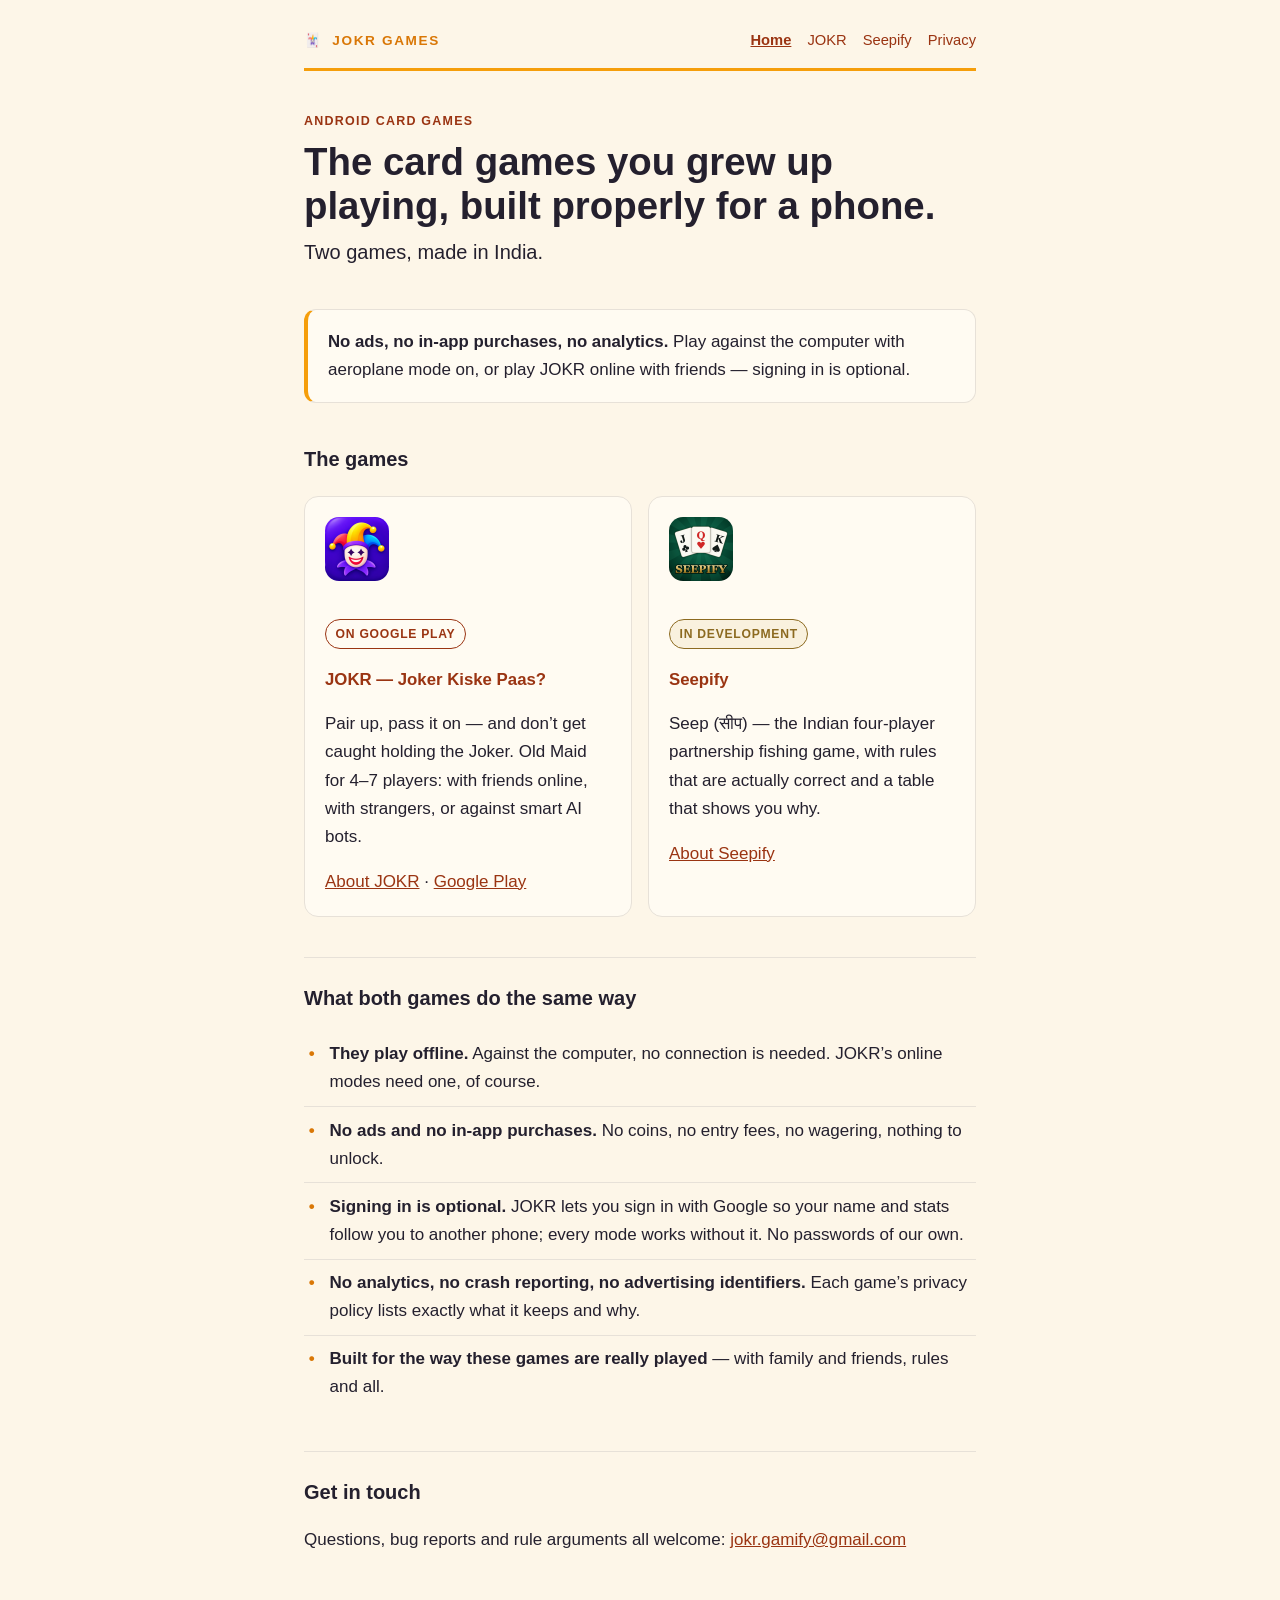
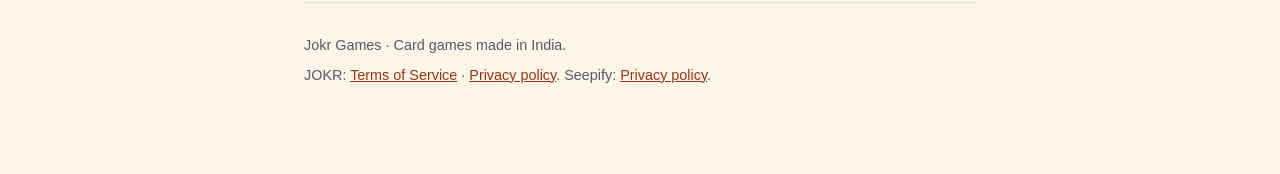
<file: index.html>
<!DOCTYPE html>
<!--
  Jokr Games — the hub page. Hand-written, no build step; see styles.css.
  Served from GitHub Pages at https://jokrgames.github.io/jokr/ , which is a
  SUBPATH, so every href and src here is relative. The only absolute URLs are
  rel=canonical and og:image, which scrapers will not resolve otherwise.
-->
<html lang="en">
<head>
<meta charset="utf-8">
<meta name="viewport" content="width=device-width, initial-scale=1">
<title>Jokr Games — card games for one phone</title>
<meta name="description" content="Two Android card games made in India: JOKR (Joker Kiske Paas?) and Seepify. No ads, no in-app purchases, no analytics.">
<link rel="canonical" href="https://jokrgames.github.io/jokr/">
<link rel="stylesheet" href="styles.css">
<link rel="icon" type="image/png" sizes="32x32" href="favicon-32.png">
<link rel="apple-touch-icon" href="favicon-180.png">
<meta name="theme-color" content="#FDF6E8" media="(prefers-color-scheme: light)">
<meta name="theme-color" content="#15122f" media="(prefers-color-scheme: dark)">
<meta property="og:type" content="website">
<meta property="og:site_name" content="Jokr Games">
<meta property="og:title" content="Jokr Games — card games for one phone">
<meta property="og:description" content="Two Android card games made in India: JOKR (Joker Kiske Paas?) and Seepify.">
<meta property="og:url" content="https://jokrgames.github.io/jokr/">
<meta property="og:image" content="https://jokrgames.github.io/jokr/assets/og/og-home.jpg">
<meta property="og:image:width" content="1200">
<meta property="og:image:height" content="630">
<meta name="twitter:card" content="summary_large_image">
</head>
<body>
<div class="wrap">

<header class="site-head">
  <a class="brand" href="index.html"><span aria-hidden="true">&#127183;</span> Jokr Games</a>
  <nav class="nav" aria-label="Site">
    <a href="index.html" aria-current="page">Home</a>
    <a href="jokr.html">JOKR</a>
    <a href="seepify.html">Seepify</a>
    <a href="privacy-policy.html">Privacy</a>
  </nav>
</header>

<div class="hero">
  <p class="kicker">Android card games</p>
  <h1>The card games you grew up playing, built properly for a phone.</h1>
  <p class="tagline">Two games, made in India.</p>
</div>

<p class="lede"><strong>No ads, no in-app purchases, no analytics.</strong>
Play against the computer with aeroplane mode on, or play JOKR online with
friends &mdash; signing in is optional.</p>

<h2>The games</h2>
<div class="cards">

  <div class="card">
    <img class="card-icon" src="assets/jokr/icon-256.png" width="64" height="64"
         alt="The JOKR app icon: a grinning joker on a playing card.">
    <p><span class="badge">On Google Play</span></p>
    <h3><a href="jokr.html">JOKR &mdash; Joker Kiske Paas?</a></h3>
    <p>Pair up, pass it on &mdash; and don&rsquo;t get caught holding the Joker.
    Old Maid for 4&ndash;7 players: with friends online, with strangers, or
    against smart AI bots.</p>
    <p><a href="jokr.html">About JOKR</a> &middot;
       <a href="https://play.google.com/store/apps/details?id=in.jokr.jokerkiskepaas">Google Play</a></p>
  </div>

  <div class="card">
    <img class="card-icon" src="assets/seepify/icon-256.png" width="64" height="64"
         alt="The Seepify app icon: three cards on green felt under a gold wordmark.">
    <p><span class="badge badge-wip">In development</span></p>
    <h3><a href="seepify.html">Seepify</a></h3>
    <p>Seep (&#2360;&#2368;&#2346;) &mdash; the Indian four-player partnership
    fishing game, with rules that are actually correct and a table that shows
    you why.</p>
    <p><a href="seepify.html">About Seepify</a></p>
  </div>

</div>

<h2>What both games do the same way</h2>
<ul class="feature">
  <li><strong>They play offline.</strong> Against the computer, no connection is
    needed. JOKR&rsquo;s online modes need one, of course.</li>
  <li><strong>No ads and no in-app purchases.</strong> No coins, no entry fees,
    no wagering, nothing to unlock.</li>
  <li><strong>Signing in is optional.</strong> JOKR lets you sign in with Google
    so your name and stats follow you to another phone; every mode works
    without it. No passwords of our own.</li>
  <li><strong>No analytics, no crash reporting, no advertising
    identifiers.</strong> Each game&rsquo;s privacy policy lists exactly what it
    keeps and why.</li>
  <li><strong>Built for the way these games are really played</strong> &mdash;
    with family and friends, rules and all.</li>
</ul>

<h2>Get in touch</h2>
<p>Questions, bug reports and rule arguments all welcome:
<a href="mailto:jokr.gamify@gmail.com">jokr.gamify@gmail.com</a></p>

<footer>
  <p>Jokr Games &middot; Card games made in India.</p>
  <p>JOKR: <a href="terms.html">Terms of Service</a> &middot;
     <a href="privacy-policy.html">Privacy policy</a>.
     Seepify: <a href="seepify-privacy.html">Privacy policy</a>.</p>
</footer>

</div>
</body>
</html>
</file>
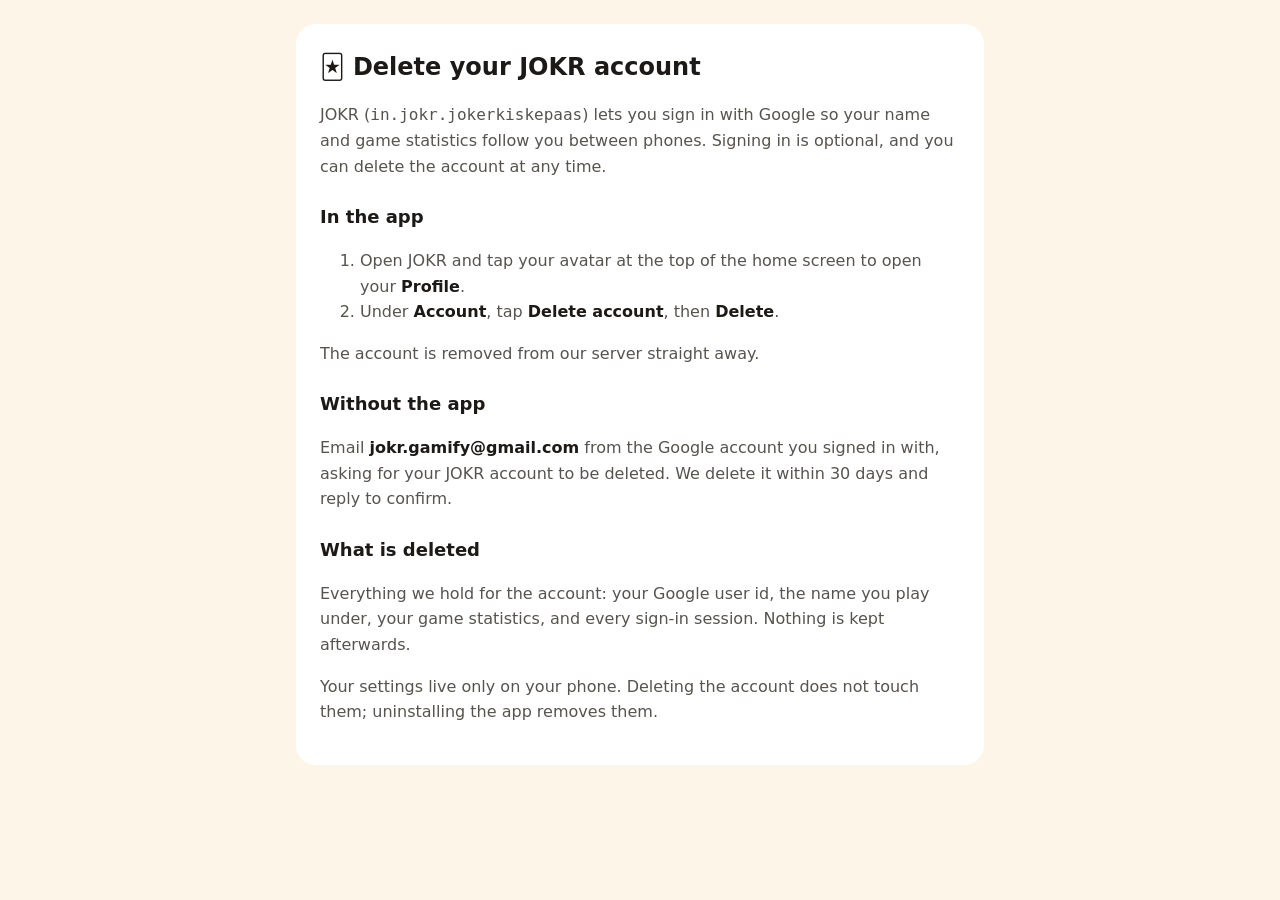
<file: delete-account/index.html>
<!doctype html>
<!--
  How to delete a JOKR account (D-044). Google Play asks for this page's URL in
  the Data safety form, for people who no longer have the app installed.
  Static: no forms, no scripts, no tracking. Host it beside the privacy policy.
-->
<html lang="en">
<head>
<meta charset="utf-8">
<meta name="viewport" content="width=device-width, initial-scale=1">
<title>Delete your JOKR account</title>
<style>
  :root { --bg: #fdf6e8; --ink: #1c1917; --soft: #57534e; --card: #ffffff; --accent: #be123c; }
  @media (prefers-color-scheme: dark) {
    :root { --bg: #1e1b4b; --ink: #fffbf2; --soft: #c7c3d9; --card: #312e81; --accent: #fda4af; }
  }
  body { margin: 0; background: var(--bg); color: var(--ink);
         font: 16px/1.6 system-ui, -apple-system, "Segoe UI", Roboto, sans-serif; padding: 24px 16px; }
  main { max-width: 640px; margin: 0 auto; background: var(--card); border-radius: 20px; padding: 24px; }
  h1 { font-size: 24px; margin: 0 0 8px; }
  h2 { font-size: 18px; margin: 24px 0 8px; }
  p, li { color: var(--soft); }
  strong { color: var(--ink); }
  code { word-break: break-all; }
</style>
</head>
<body>
<main>
  <h1>🃏 Delete your JOKR account</h1>
  <p>JOKR (<code>in.jokr.jokerkiskepaas</code>) lets you sign in with Google so your
  name and game statistics follow you between phones. Signing in is optional, and you can delete
  the account at any time.</p>

  <h2>In the app</h2>
  <ol>
    <li>Open JOKR and tap your avatar at the top of the home screen to open your <strong>Profile</strong>.</li>
    <li>Under <strong>Account</strong>, tap <strong>Delete account</strong>, then <strong>Delete</strong>.</li>
  </ol>
  <p>The account is removed from our server straight away.</p>

  <h2>Without the app</h2>
  <p>Email <strong>jokr.gamify@gmail.com</strong> from the Google account you signed in
  with, asking for your JOKR account to be deleted. We delete it within 30 days
  and reply to confirm.</p>

  <h2>What is deleted</h2>
  <p>Everything we hold for the account: your Google user id, the name you play
  under, your game statistics, and every sign-in session. Nothing is kept
  afterwards.</p>
  <p>Your settings live only on your phone. Deleting the account does not touch
  them; uninstalling the app removes them.</p>
</main>
</body>
</html>
</file>
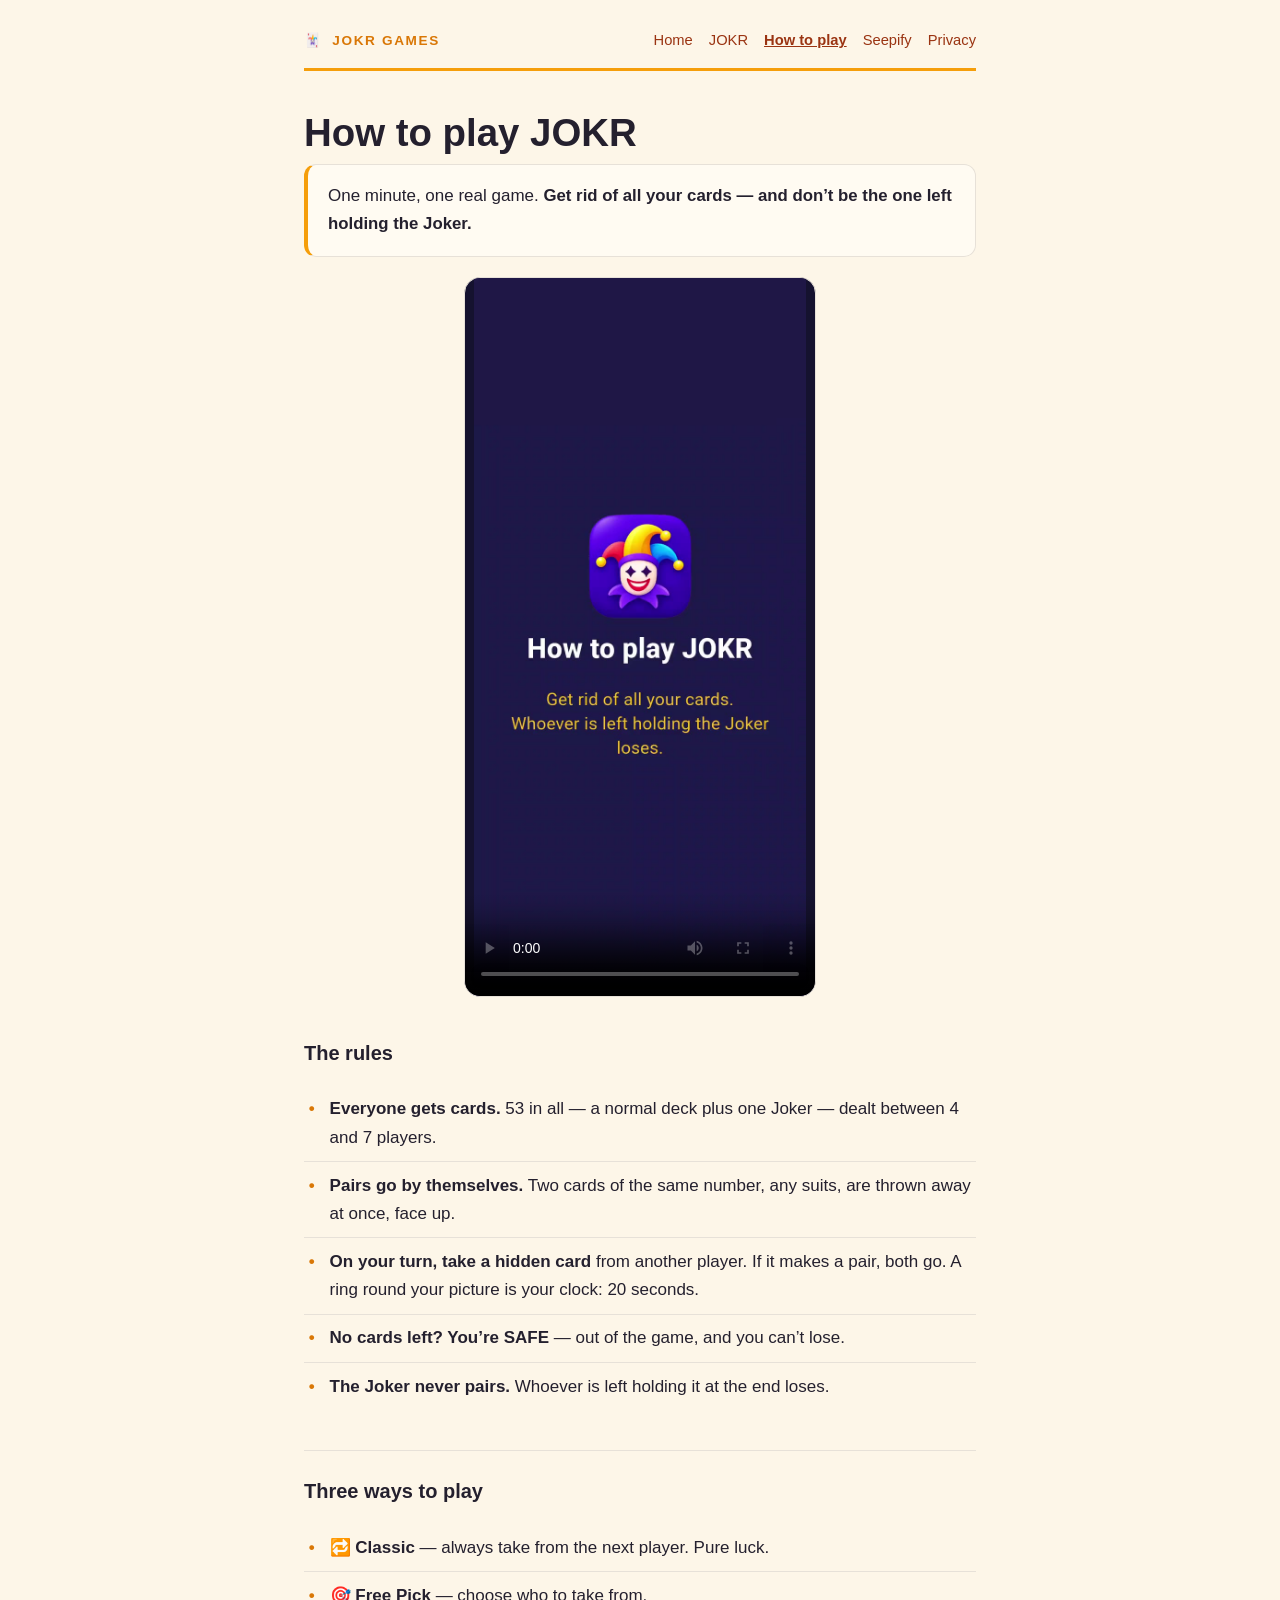
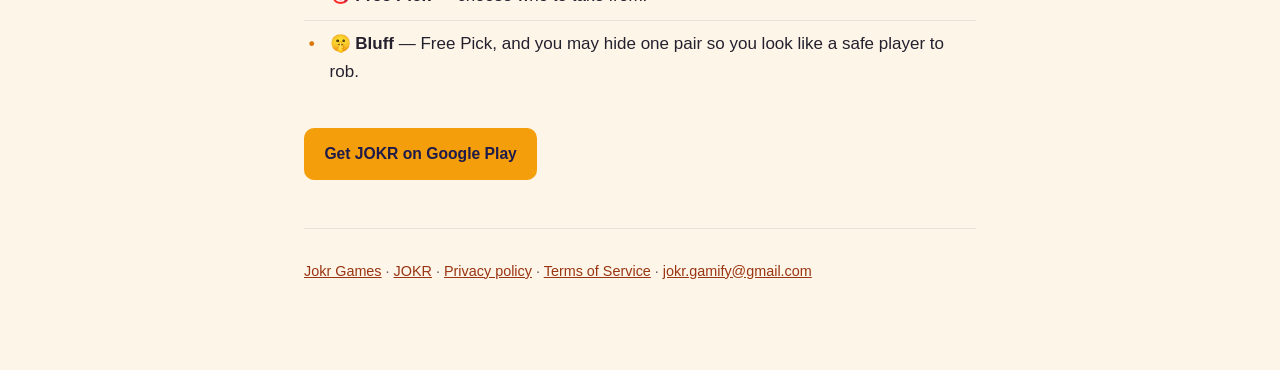
<file: how-to-play.html>
<!DOCTYPE html>
<!--
  How to play JOKR in one minute. Linked from every invite the app sends, from
  the app's rules screen and from the room-join page (jokerkiskepaas D-058).
  Its preview card (og:*) is a plain website card with the JOKR icon: chat apps
  build it from the first link in an invite, and WhatsApp skips the picture for
  pages that declare a video (jokerkiskepaas D-061). The video is recorded from a scripted game on a real phone by the
  jokerkiskepaas repo's frontend/scripts/make_tutorial_video.sh; its source copy
  is store/video/ there. Served from GitHub Pages, not the game server, so
  views cost the game server nothing.
-->
<html lang="en">
<head>
<meta charset="utf-8">
<meta name="viewport" content="width=device-width, initial-scale=1">
<title>How to play JOKR &middot; Jokr Games</title>
<meta name="description" content="Learn JOKR (Joker Kiske Paas?) in one minute: get rid of your cards, and don't be the one left holding the Joker.">
<link rel="canonical" href="https://jokrgames.github.io/jokr/how-to-play.html">
<meta property="og:type" content="website">
<meta property="og:site_name" content="Jokr Games">
<meta property="og:title" content="How to play JOKR — in one minute">
<meta property="og:description" content="Get rid of your cards, and don't be the one left holding the Joker. A one-minute video of a real game.">
<meta property="og:url" content="https://jokrgames.github.io/jokr/how-to-play.html">
<meta property="og:image" content="https://jokrgames.github.io/jokr/assets/og/og-jokr.jpg">
<meta property="og:image:width" content="1200">
<meta property="og:image:height" content="630">
<meta property="og:image:alt" content="The JOKR jester">
<meta name="twitter:card" content="summary_large_image">
<link rel="stylesheet" href="styles.css">
<link rel="icon" type="image/png" sizes="32x32" href="favicon-32.png">
<link rel="apple-touch-icon" href="favicon-180.png">
<meta name="theme-color" content="#FDF6E8" media="(prefers-color-scheme: light)">
<meta name="theme-color" content="#15122f" media="(prefers-color-scheme: dark)">
</head>
<body>
<div class="wrap">

<header class="site-head">
  <a class="brand" href="index.html"><span aria-hidden="true">&#127183;</span> Jokr Games</a>
  <nav class="nav" aria-label="Site">
    <a href="index.html">Home</a>
    <a href="jokr.html">JOKR</a>
    <a href="how-to-play.html" aria-current="page">How to play</a>
    <a href="seepify.html">Seepify</a>
    <a href="privacy-policy.html">Privacy</a>
  </nav>
</header>

<h1>How to play JOKR</h1>
<p class="lede">One minute, one real game. <strong>Get rid of all your cards &mdash;
and don&rsquo;t be the one left holding the Joker.</strong></p>

<video class="video" controls playsinline preload="metadata"
       poster="assets/jokr/how-to-play.jpg">
  <source src="assets/jokr/how-to-play.mp4" type="video/mp4">
  Your browser can&rsquo;t play this video; the rules are below.
</video>

<h2>The rules</h2>
<ul class="feature">
  <li><strong>Everyone gets cards.</strong> 53 in all &mdash; a normal deck plus
    one Joker &mdash; dealt between 4 and 7 players.</li>
  <li><strong>Pairs go by themselves.</strong> Two cards of the same number,
    any suits, are thrown away at once, face up.</li>
  <li><strong>On your turn, take a hidden card</strong> from another player.
    If it makes a pair, both go. A ring round your picture is your clock:
    20 seconds.</li>
  <li><strong>No cards left? You&rsquo;re SAFE</strong> &mdash; out of the game,
    and you can&rsquo;t lose.</li>
  <li><strong>The Joker never pairs.</strong> Whoever is left holding it at the
    end loses.</li>
</ul>

<h2>Three ways to play</h2>
<ul class="feature">
  <li><strong>&#128257; Classic</strong> &mdash; always take from the next player.
    Pure luck.</li>
  <li><strong>&#127919; Free Pick</strong> &mdash; choose who to take from.</li>
  <li><strong>&#129323; Bluff</strong> &mdash; Free Pick, and you may hide one pair
    so you look like a safe player to rob.</li>
</ul>

<p class="cta" style="margin-top:2rem">
  <a class="btn" href="https://play.google.com/store/apps/details?id=in.jokr.jokerkiskepaas">Get JOKR on Google Play</a>
</p>

<footer>
  <p><a href="index.html">Jokr Games</a> &middot;
     <a href="jokr.html">JOKR</a> &middot;
     <a href="privacy-policy.html">Privacy policy</a> &middot;
     <a href="terms.html">Terms of Service</a> &middot;
     <a href="mailto:jokr.gamify@gmail.com">jokr.gamify@gmail.com</a></p>
</footer>

</div>
</body>
</html>
</file>
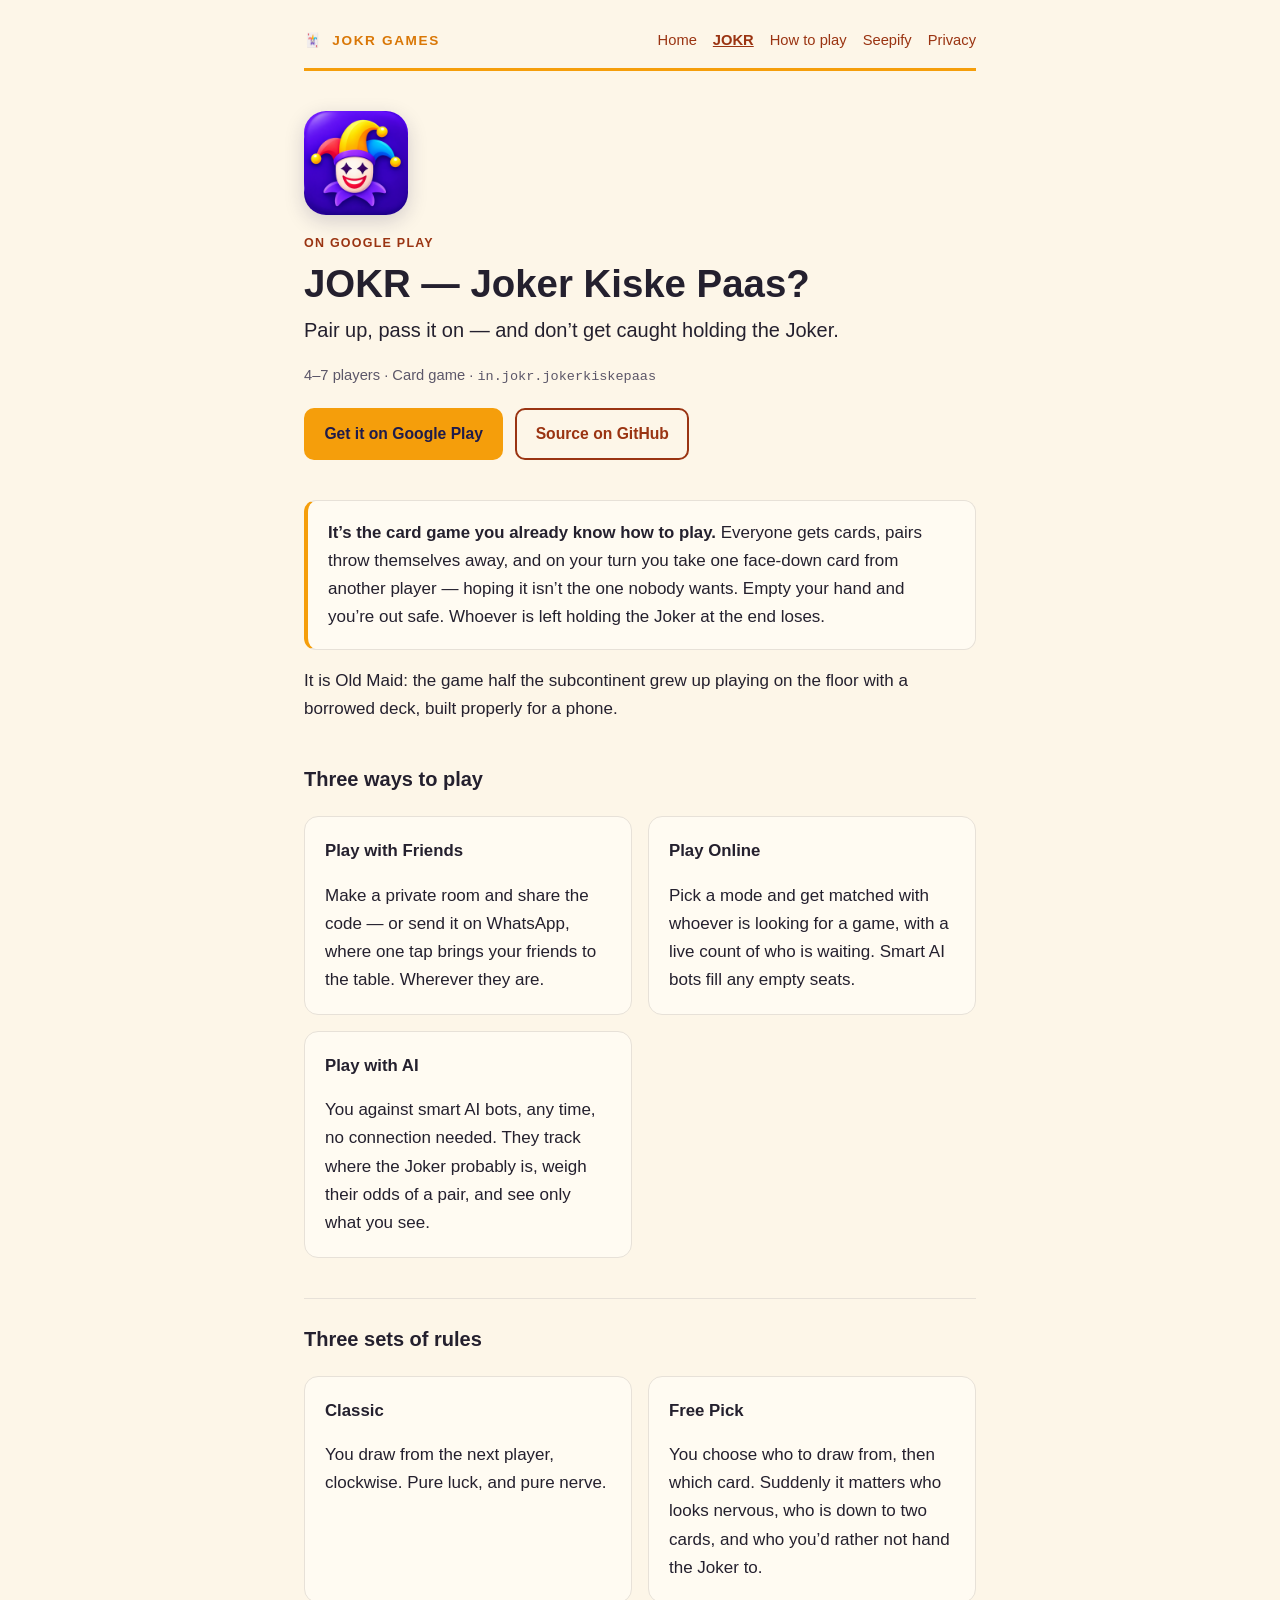
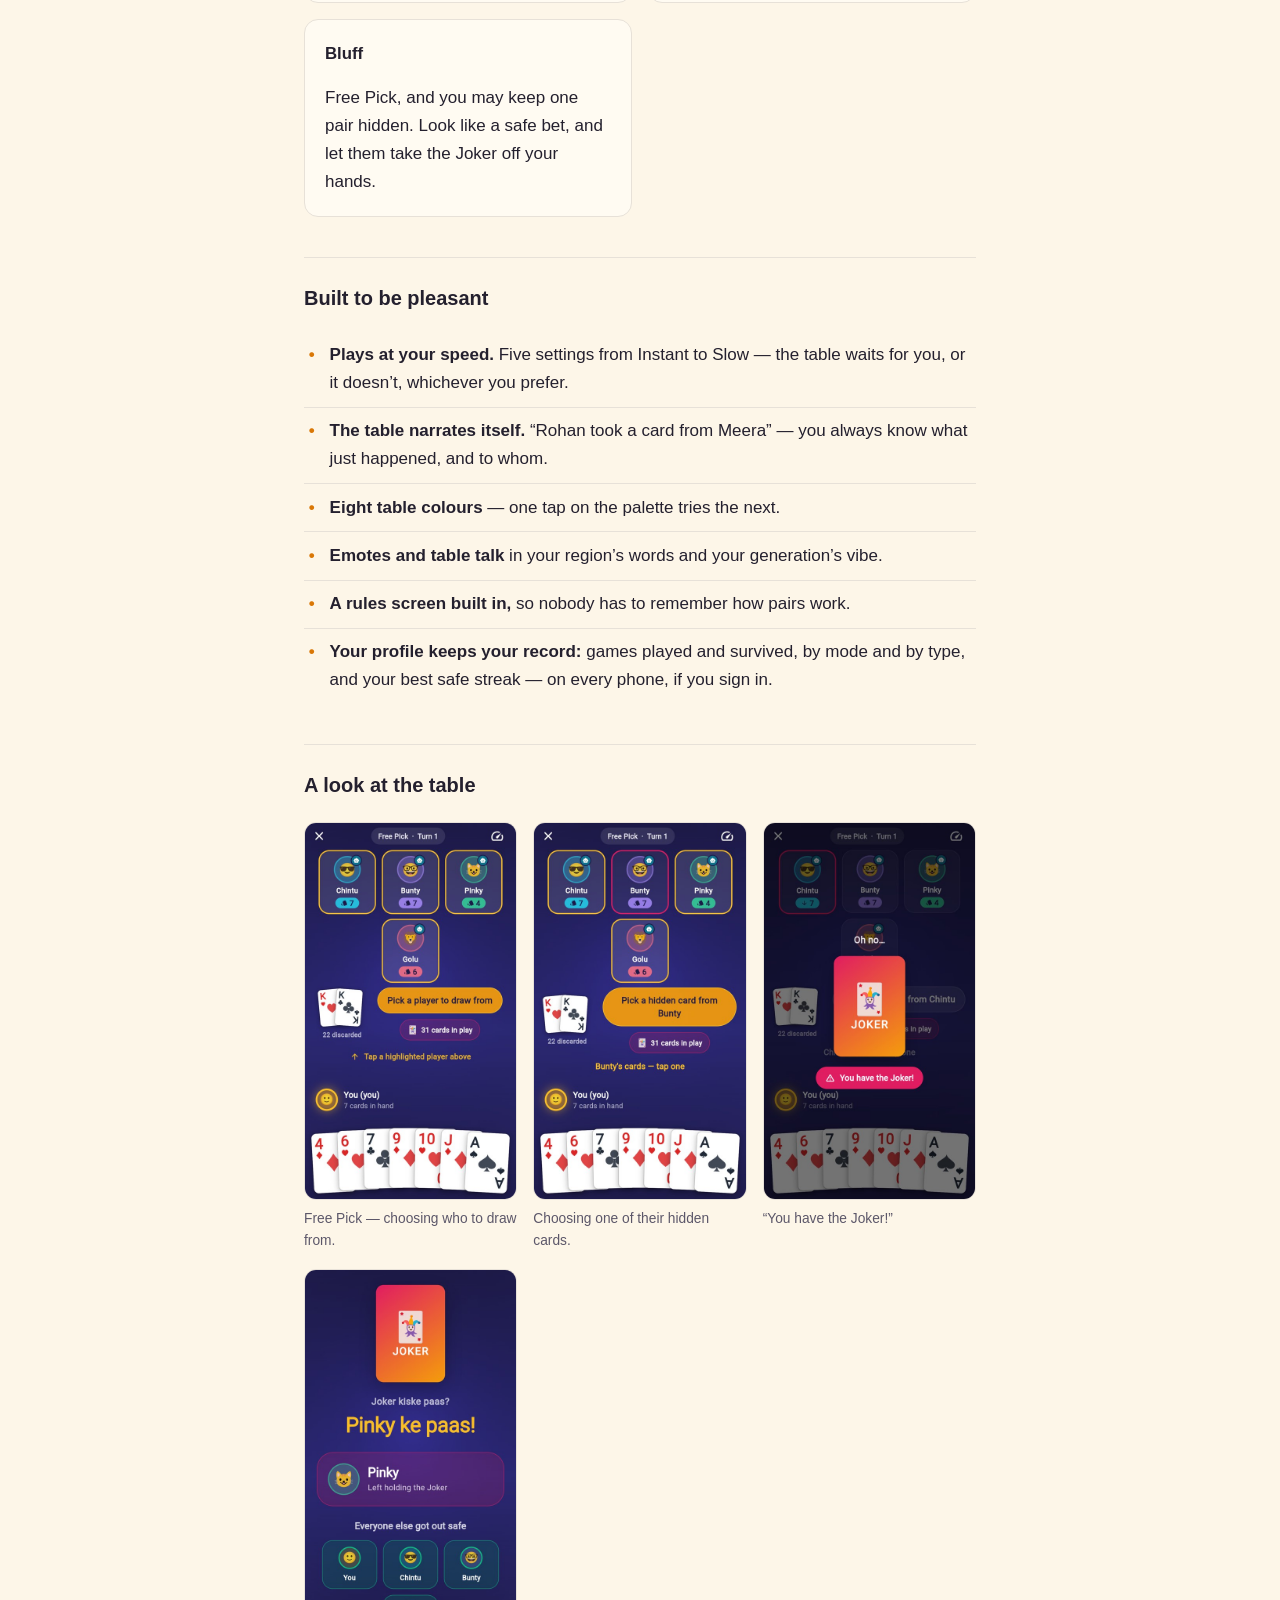
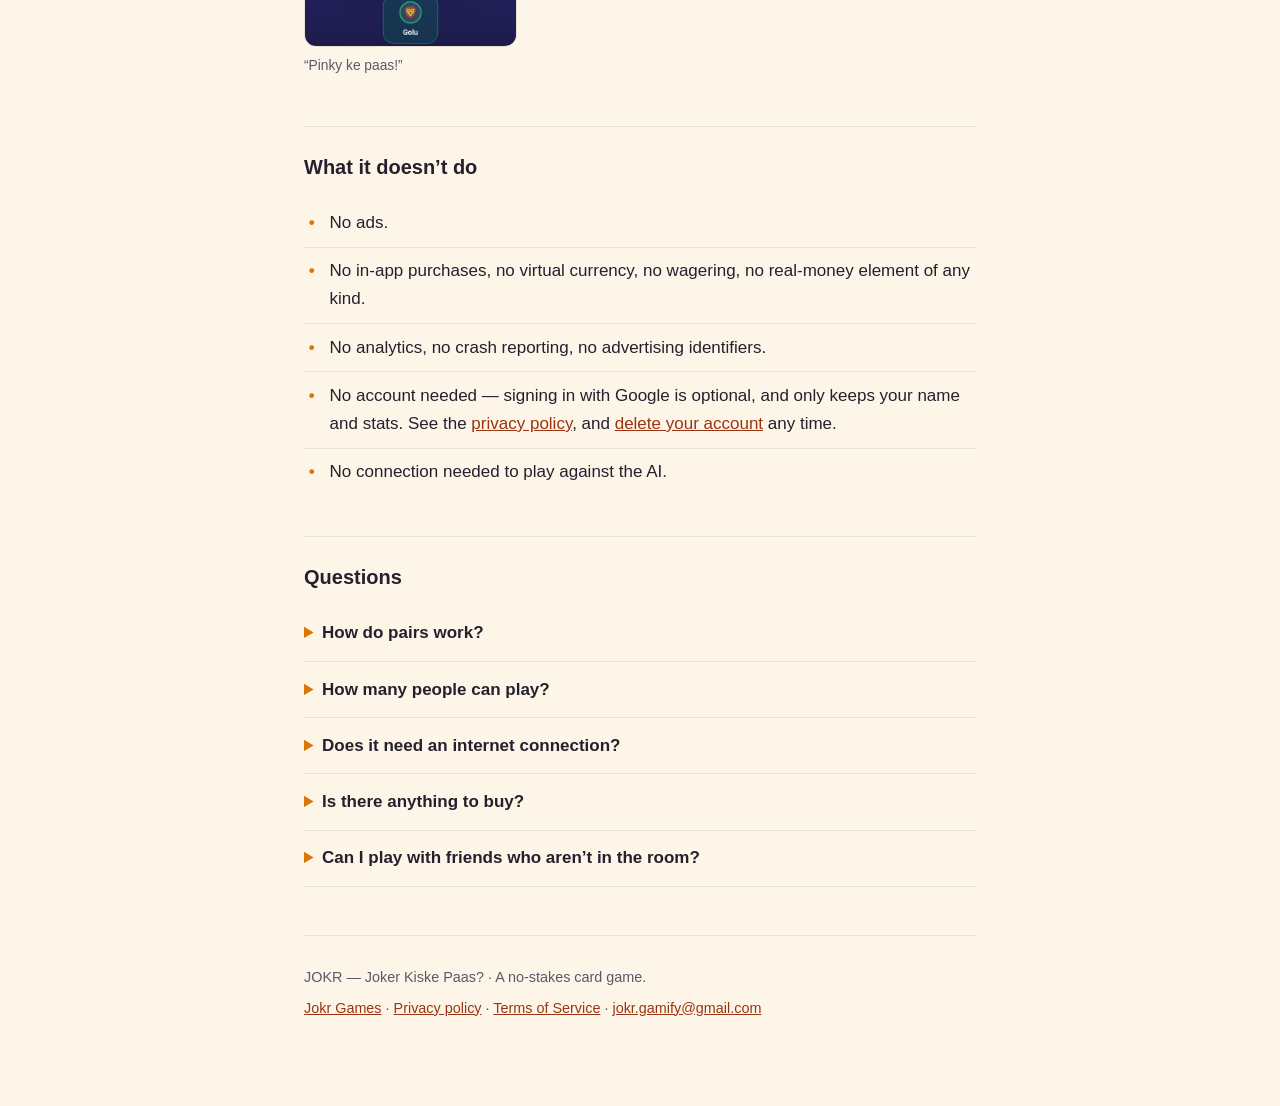
<file: jokr.html>
<!DOCTYPE html>
<!--
  JOKR — Joker Kiske Paas?  The copy here is adapted from the store listing in
  ../jokerkiskepaas/store/LISTING.md, and follows its two rules:

    1. Describe only what the app does. From versionCode 17 online play is on,
       against the production server over HTTPS, with optional Google sign-in
       (jokerkiskepaas D-052, D-044); Pass & Play is hidden in the app, so it
       is not described here.
    2. The word "free" does not appear. Play shows the price itself, and
       promotional words in metadata are against its policy.

  Screenshot 01_home.png from the store folder is deliberately NOT used: it
  shows a "Play Online" row. 02-06 are the table being played and are fine.
-->
<html lang="en">
<head>
<meta charset="utf-8">
<meta name="viewport" content="width=device-width, initial-scale=1">
<title>JOKR &mdash; Joker Kiske Paas? &middot; Jokr Games</title>
<meta name="description" content="Old Maid for 4-7 players: online with friends or strangers, or against smart AI bots. Three rule sets, no ads, no in-app purchases; signing in is optional.">
<link rel="canonical" href="https://jokrgames.github.io/jokr/jokr.html">
<link rel="stylesheet" href="styles.css">
<link rel="icon" type="image/png" sizes="32x32" href="favicon-32.png">
<link rel="apple-touch-icon" href="favicon-180.png">
<meta name="theme-color" content="#FDF6E8" media="(prefers-color-scheme: light)">
<meta name="theme-color" content="#15122f" media="(prefers-color-scheme: dark)">
<meta property="og:type" content="website">
<meta property="og:site_name" content="Jokr Games">
<meta property="og:title" content="JOKR — Joker Kiske Paas?">
<meta property="og:description" content="Pair up, pass it on — and don't get caught holding the Joker. Old Maid for 4-7 players: online with friends or strangers, or against smart AI bots.">
<meta property="og:url" content="https://jokrgames.github.io/jokr/jokr.html">
<meta property="og:image" content="https://jokrgames.github.io/jokr/assets/og/og-jokr.jpg">
<meta property="og:image:width" content="1200">
<meta property="og:image:height" content="630">
<meta name="twitter:card" content="summary_large_image">
</head>
<body>
<div class="wrap">

<header class="site-head">
  <a class="brand" href="index.html"><span aria-hidden="true">&#127183;</span> Jokr Games</a>
  <nav class="nav" aria-label="Site">
    <a href="index.html">Home</a>
    <a href="jokr.html" aria-current="page">JOKR</a>
    <a href="how-to-play.html">How to play</a>
    <a href="seepify.html">Seepify</a>
    <a href="privacy-policy.html">Privacy</a>
  </nav>
</header>

<div class="hero">
  <img class="hero-art" src="assets/jokr/icon-256.png" width="104" height="104"
       alt="The JOKR app icon: a grinning joker on a playing card.">
  <p class="kicker">On Google Play</p>
  <h1>JOKR &mdash; Joker Kiske Paas?</h1>
  <p class="tagline">Pair up, pass it on &mdash; and don&rsquo;t get caught
  holding the Joker.</p>
  <p class="meta">4&ndash;7 players &middot; Card game &middot;
  <code>in.jokr.jokerkiskepaas</code></p>
  <p class="cta">
    <a class="btn" href="https://play.google.com/store/apps/details?id=in.jokr.jokerkiskepaas">Get it on Google Play</a>
    <a class="btn-ghost" href="https://github.com/jokrgames/jokerkiskepaas">Source on GitHub</a>
  </p>
</div>

<p class="lede"><strong>It&rsquo;s the card game you already know how to
play.</strong> Everyone gets cards, pairs throw themselves away, and on your
turn you take one face-down card from another player &mdash; hoping it isn&rsquo;t
the one nobody wants. Empty your hand and you&rsquo;re out safe. Whoever is left
holding the Joker at the end loses.</p>

<p>It is Old Maid: the game half the subcontinent grew up playing on the floor
with a borrowed deck, built properly for a phone.</p>

<h2>Three ways to play</h2>
<div class="cards">
  <div class="card">
    <h3>Play with Friends</h3>
    <p>Make a private room and share the code &mdash; or send it on WhatsApp,
    where one tap brings your friends to the table. Wherever they are.</p>
  </div>
  <div class="card">
    <h3>Play Online</h3>
    <p>Pick a mode and get matched with whoever is looking for a game, with a
    live count of who is waiting. Smart AI bots fill any empty seats.</p>
  </div>
  <div class="card">
    <h3>Play with AI</h3>
    <p>You against smart AI bots, any time, no connection needed. They track
    where the Joker probably is, weigh their odds of a pair, and see only what
    you see.</p>
  </div>
</div>

<h2>Three sets of rules</h2>
<div class="cards">
  <div class="card">
    <h3>Classic</h3>
    <p>You draw from the next player, clockwise. Pure luck, and pure nerve.</p>
  </div>
  <div class="card">
    <h3>Free Pick</h3>
    <p>You choose who to draw from, then which card. Suddenly it matters who
    looks nervous, who is down to two cards, and who you&rsquo;d rather not hand
    the Joker to.</p>
  </div>
  <div class="card">
    <h3>Bluff</h3>
    <p>Free Pick, and you may keep one pair hidden. Look like a safe bet, and
    let them take the Joker off your hands.</p>
  </div>
</div>

<h2>Built to be pleasant</h2>
<ul class="feature">
  <li><strong>Plays at your speed.</strong> Five settings from Instant to Slow
    &mdash; the table waits for you, or it doesn&rsquo;t, whichever you
    prefer.</li>
  <li><strong>The table narrates itself.</strong> &ldquo;Rohan took a card from
    Meera&rdquo; &mdash; you always know what just happened, and to whom.</li>
  <li><strong>Eight table colours</strong> &mdash; one tap on the palette tries
    the next.</li>
  <li><strong>Emotes and table talk</strong> in your region&rsquo;s words and your
    generation&rsquo;s vibe.</li>
  <li><strong>A rules screen built in,</strong> so nobody has to remember how
    pairs work.</li>
  <li><strong>Your profile keeps your record:</strong> games played and survived,
    by mode and by type, and your best safe streak &mdash; on every phone, if
    you sign in.</li>
</ul>

<h2>A look at the table</h2>
<div class="shots">
  <figure>
    <img src="assets/jokr/shots/02_target.jpg" width="540" height="960"
         loading="lazy" decoding="async"
         alt="Free Pick: the game asks which player to draw a card from.">
    <p class="figcap">Free Pick &mdash; choosing who to draw from.</p>
  </figure>
  <figure>
    <img src="assets/jokr/shots/03_table.jpg" width="540" height="960"
         loading="lazy" decoding="async"
         alt="A fan of face-down cards held by another player, one being picked.">
    <p class="figcap">Choosing one of their hidden cards.</p>
  </figure>
  <figure>
    <img src="assets/jokr/shots/04_reveal.jpg" width="540" height="960"
         loading="lazy" decoding="async"
         alt="The drawn card is revealed as the Joker, announced on screen.">
    <p class="figcap">&ldquo;You have the Joker!&rdquo;</p>
  </figure>
  <figure>
    <img src="assets/jokr/shots/06_gameover.jpg" width="540" height="960"
         loading="lazy" decoding="async"
         alt="The end-of-game screen naming the player left holding the Joker.">
    <p class="figcap">&ldquo;Pinky ke paas!&rdquo;</p>
  </figure>
</div>

<h2>What it doesn&rsquo;t do</h2>
<ul class="feature">
  <li>No ads.</li>
  <li>No in-app purchases, no virtual currency, no wagering, no real-money
    element of any kind.</li>
  <li>No analytics, no crash reporting, no advertising identifiers.</li>
  <li>No account needed &mdash; signing in with Google is optional, and only
    keeps your name and stats. See the <a href="privacy-policy.html">privacy
    policy</a>, and <a href="delete-account/">delete your account</a> any
    time.</li>
  <li>No connection needed to play against the AI.</li>
</ul>

<h2>Questions</h2>

<details class="faq">
  <summary>How do pairs work?</summary>
  <p>Two cards of the same rank make a pair and go straight to the discard pile
  &mdash; automatically, as soon as you hold both. The deck has 53 cards: 52 and
  one Joker, so everything can pair up except the Joker.</p>
</details>

<details class="faq">
  <summary>How many people can play?</summary>
  <p>Four to seven. Online, a table of four starts as soon as four are waiting,
  and AI bots fill any empty seats after a short wait.</p>
</details>

<details class="faq">
  <summary>Does it need an internet connection?</summary>
  <p>Only for online play. Play with AI runs entirely on your phone; Play with
  Friends and Play Online connect to our game server.</p>
</details>

<details class="faq">
  <summary>Is there anything to buy?</summary>
  <p>No. The game has no in-app purchases and no advertising.</p>
</details>

<details class="faq">
  <summary>Can I play with friends who aren&rsquo;t in the room?</summary>
  <p>Yes. Choose Play with Friends, make a room, and share the code or send it
  on WhatsApp. Your friends join from wherever they are.</p>
</details>

<footer>
  <p>JOKR &mdash; Joker Kiske Paas? &middot; A no-stakes card game.</p>
  <p><a href="index.html">Jokr Games</a> &middot;
     <a href="privacy-policy.html">Privacy policy</a> &middot;
     <a href="terms.html">Terms of Service</a> &middot;
     <a href="mailto:jokr.gamify@gmail.com">jokr.gamify@gmail.com</a></p>
</footer>

</div>
</body>
</html>
</file>
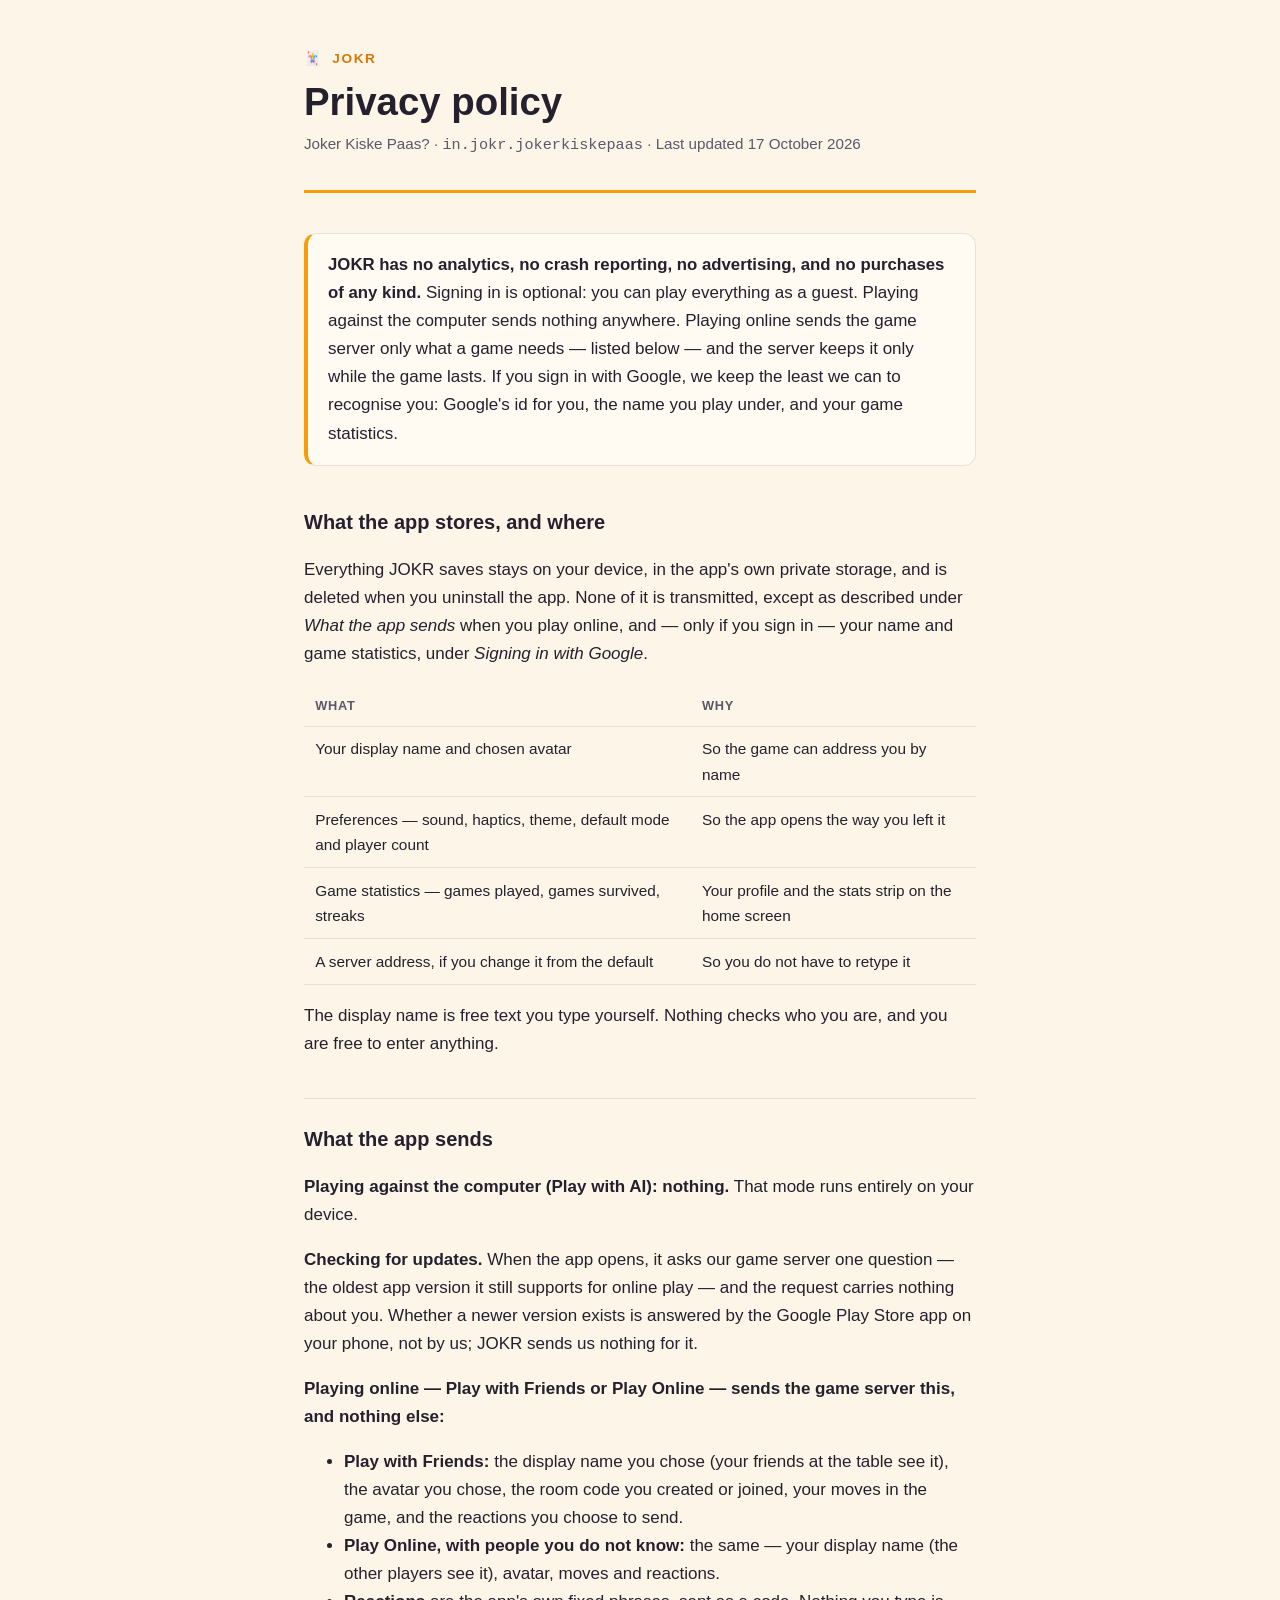
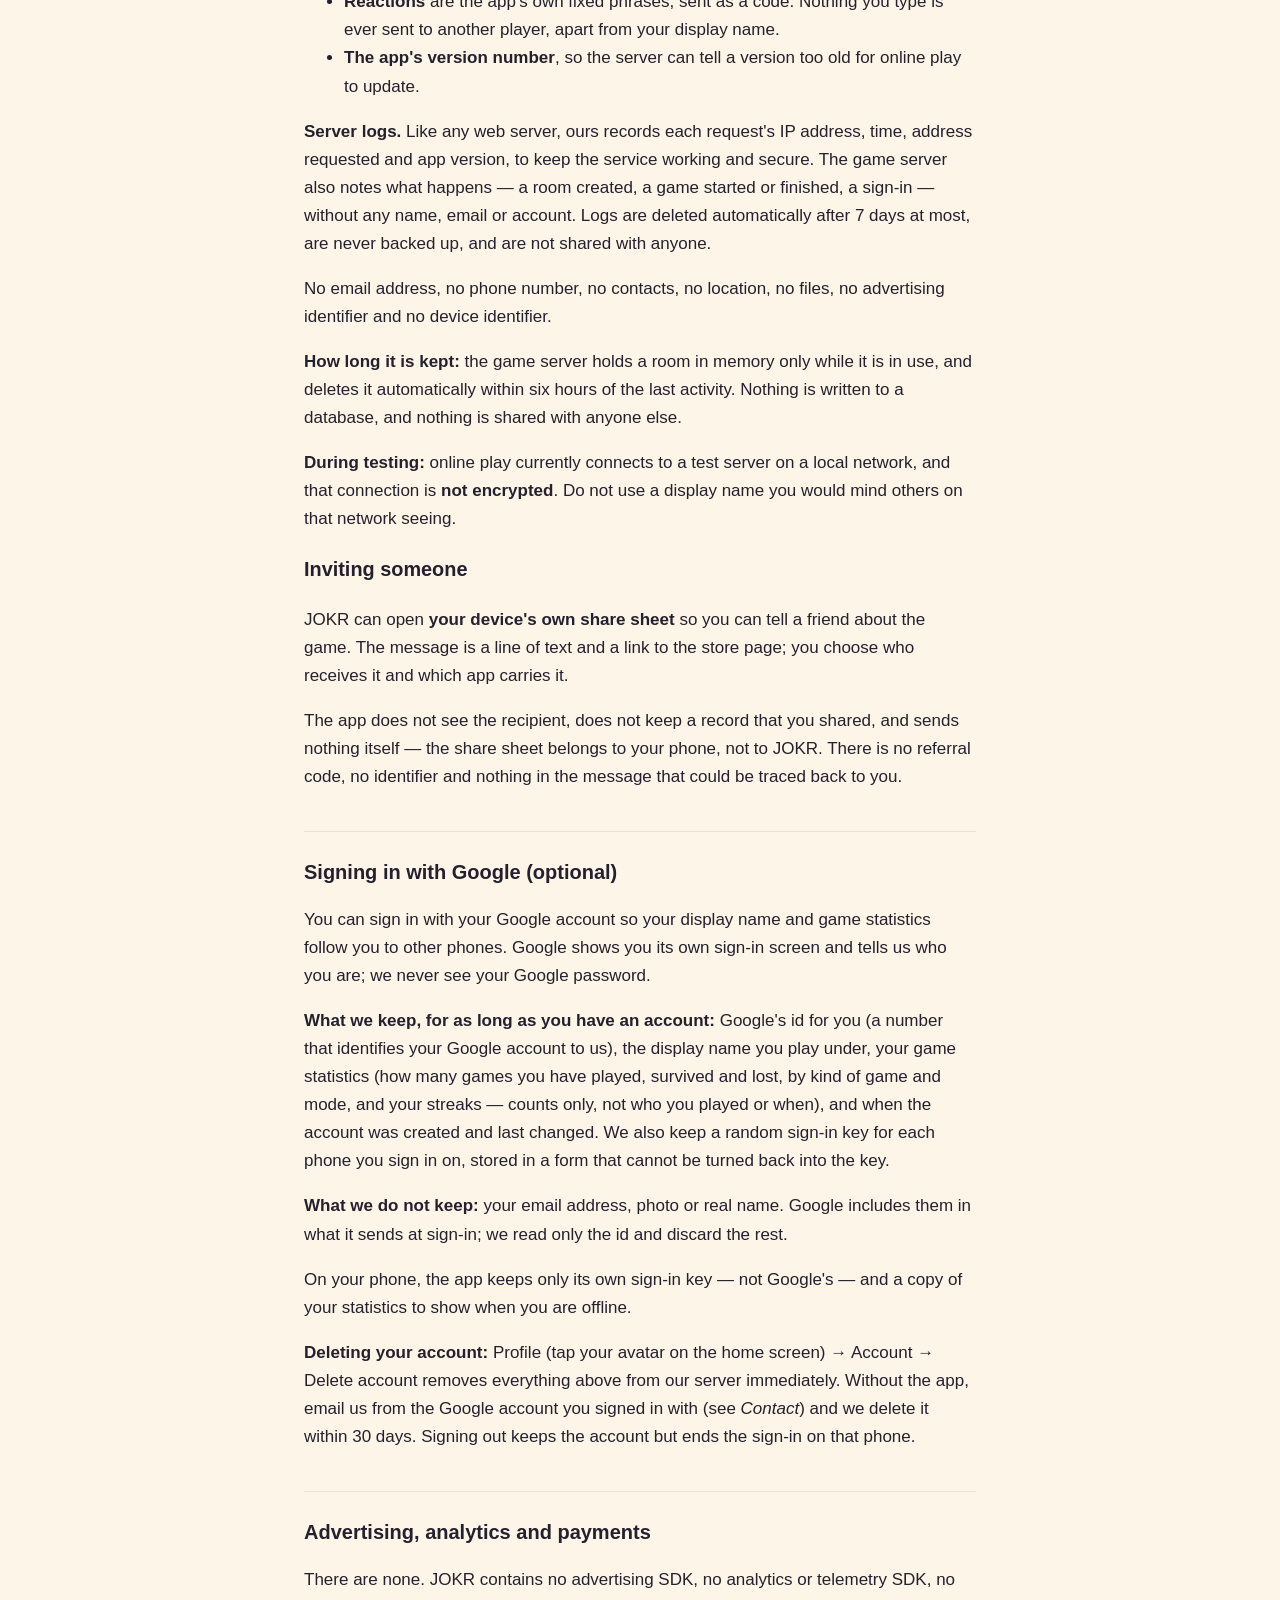
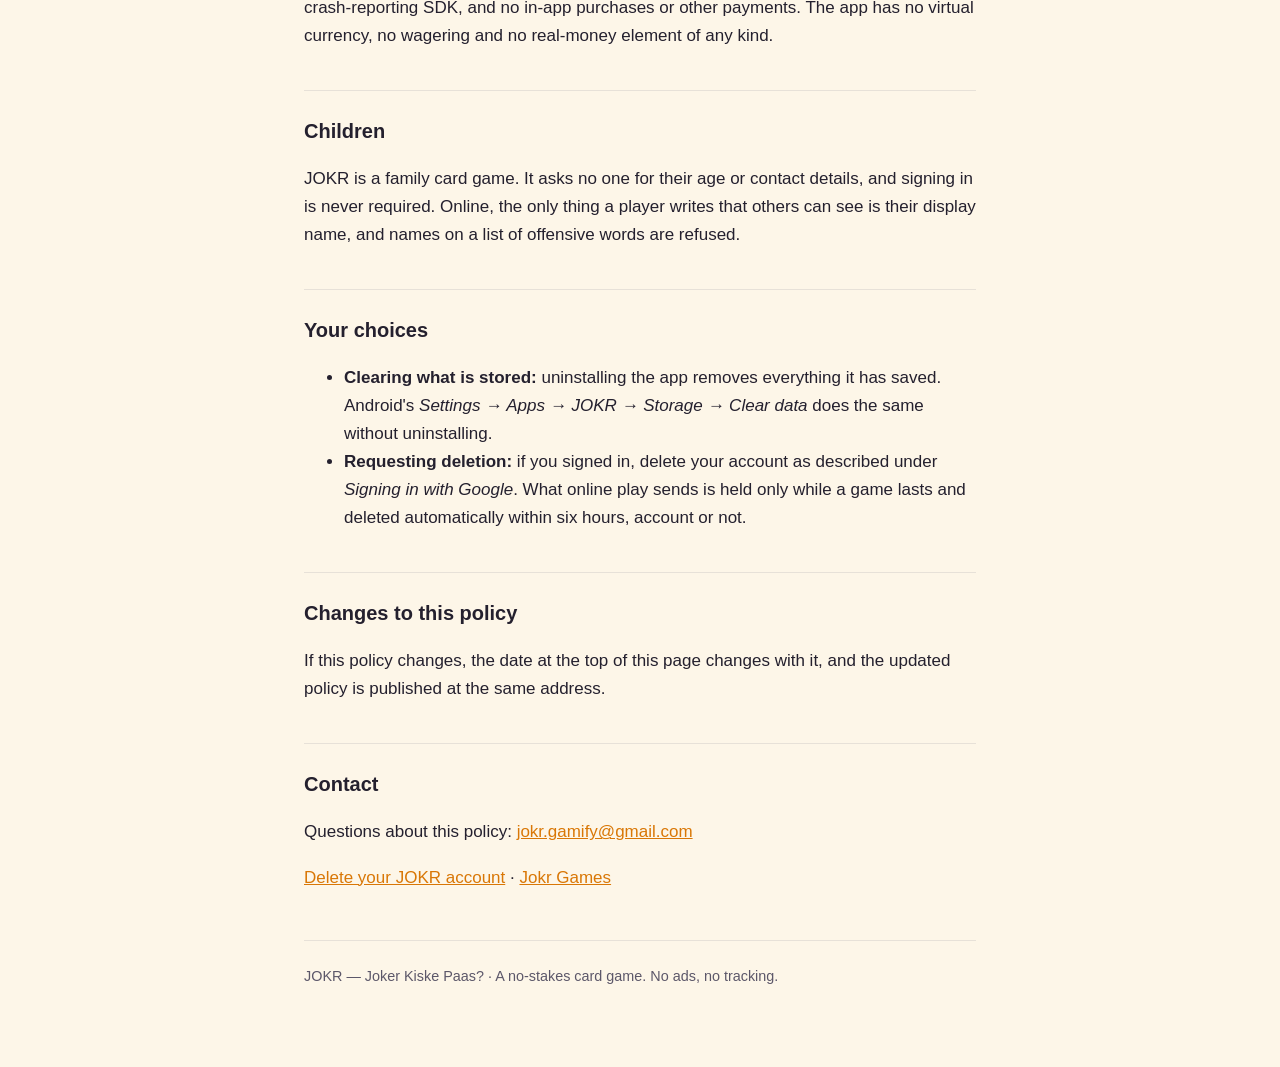
<file: privacy-policy.html>
<!DOCTYPE html>
<!--
  The hosted privacy policy for JOKR, for the URL the Play Console asks for.

  Standalone on purpose: no build step, no fonts or scripts fetched from
  anywhere, so it renders the same wherever it is dropped. The text is kept in
  step with docs/PRIVACY.md — change both together.
-->
<html lang="en">
<head>
<meta charset="utf-8">
<meta name="viewport" content="width=device-width, initial-scale=1">
<title>Privacy policy — JOKR</title>
<meta name="description" content="Privacy policy for JOKR (Joker Kiske Paas?), the Android card game.">
<style>
  :root {
    --marigold: #F59E0B;
    --marigold-deep: #D97706;
    --indigo-deep: #1E1B4B;
    --ink: #24202e;
    --muted: #5c5769;
    --rule: #e7e1d8;
    --page: #FDF6E8;
    --card: #FFFBF2;
  }
  @media (prefers-color-scheme: dark) {
    :root:not([data-theme="light"]) {
      --ink: #f3efe7;
      --muted: #b2abbd;
      --rule: #383153;
      --page: #15122f;
      --card: var(--indigo-deep);
      --marigold-deep: #FBBF24;
    }
  }
  :root[data-theme="dark"] {
    --ink: #f3efe7;
    --muted: #b2abbd;
    --rule: #383153;
    --page: #15122f;
    --card: var(--indigo-deep);
    --marigold-deep: #FBBF24;
  }

  * { box-sizing: border-box; }
  body {
    margin: 0;
    background: var(--page);
    color: var(--ink);
    font: 17px/1.65 -apple-system, BlinkMacSystemFont, "Segoe UI", Roboto,
          "Helvetica Neue", Arial, sans-serif;
    -webkit-text-size-adjust: 100%;
  }
  .wrap { max-width: 44rem; margin: 0 auto; padding: 0 16px 5rem; }

  header {
    padding: 3rem 0 2rem;
    border-bottom: 3px solid var(--marigold);
    margin-bottom: 2.5rem;
  }
  .brand {
    display: flex; align-items: center; gap: .6rem;
    font-weight: 800; letter-spacing: .12em; font-size: .85rem;
    color: var(--marigold-deep); text-transform: uppercase;
  }
  h1 { font-size: clamp(1.7rem, 6vw, 2.4rem); line-height: 1.15; margin: .6rem 0 .4rem; }
  .updated { color: var(--muted); font-size: .95rem; margin: 0; }

  h2 {
    font-size: 1.25rem; margin: 2.5rem 0 .75rem;
    padding-top: 1.5rem; border-top: 1px solid var(--rule);
  }
  h2:first-of-type { border-top: 0; padding-top: 0; }
  p, li { color: var(--ink); }
  a { color: var(--marigold-deep); }

  .lede {
    background: var(--card);
    border: 1px solid var(--rule);
    border-left: 4px solid var(--marigold);
    border-radius: 12px;
    padding: 1.1rem 1.25rem;
    margin: 0 0 1rem;
  }
  .lede strong { font-size: 1.05rem; }

  table { border-collapse: collapse; width: 100%; margin: 1rem 0; font-size: .96rem; }
  th, td { text-align: left; padding: .6rem .7rem; border-bottom: 1px solid var(--rule); vertical-align: top; }
  th { color: var(--muted); font-size: .8rem; text-transform: uppercase; letter-spacing: .06em; }

  footer { margin-top: 3rem; padding-top: 1.5rem; border-top: 1px solid var(--rule); color: var(--muted); font-size: .9rem; }
</style>
</head>
<body>
<div class="wrap">

<header>
  <div class="brand"><span aria-hidden="true">🃏</span> JOKR</div>
  <h1>Privacy policy</h1>
  <p class="updated">Joker Kiske Paas? &middot; <code>in.jokr.jokerkiskepaas</code> &middot; Last updated 17 October 2026</p>
</header>

<p class="lede"><strong>JOKR has no analytics, no crash reporting, no advertising,
and no purchases of any kind.</strong> Signing in is optional: you can play
everything as a guest. Playing against the computer sends nothing anywhere.
Playing online sends the game server only what a game needs — listed below — and
the server keeps it only while the game lasts. If you sign in with Google, we
keep the least we can to recognise you: Google's id for you, the name you play
under, and your game statistics.</p>

<h2>What the app stores, and where</h2>
<p>Everything JOKR saves stays on your device, in the app's own private storage,
and is deleted when you uninstall the app. None of it is transmitted, except
as described under <em>What the app sends</em> when you play online, and — only
if you sign in — your name and game statistics, under <em>Signing in with
Google</em>.</p>
<table>
  <thead><tr><th>What</th><th>Why</th></tr></thead>
  <tbody>
    <tr><td>Your display name and chosen avatar</td><td>So the game can address you by name</td></tr>
    <tr><td>Preferences — sound, haptics, theme, default mode and player count</td><td>So the app opens the way you left it</td></tr>
    <tr><td>Game statistics — games played, games survived, streaks</td><td>Your profile and the stats strip on the home screen</td></tr>
    <tr><td>A server address, if you change it from the default</td><td>So you do not have to retype it</td></tr>
  </tbody>
</table>
<p>The display name is free text you type yourself. Nothing checks who you are,
and you are free to enter anything.</p>

<h2>What the app sends</h2>
<p><strong>Playing against the computer (Play with AI): nothing.</strong> That
mode runs entirely on your device.</p>
<p><strong>Checking for updates.</strong> When the app opens, it asks our game
server one question — the oldest app version it still supports for online play —
and the request carries nothing about you. Whether a newer version exists is
answered by the Google Play Store app on your phone, not by us; JOKR sends us
nothing for it.</p>
<p><strong>Playing online — Play with Friends or Play Online — sends the game
server this, and nothing else:</strong></p>
<ul>
  <li><strong>Play with Friends:</strong> the display name you chose (your friends
  at the table see it), the avatar you chose, the room code you created or
  joined, your moves in the game, and the reactions you choose to send.</li>
  <li><strong>Play Online, with people you do not know:</strong> the same — your
  display name (the other players see it), avatar, moves and reactions.</li>
  <li><strong>Reactions</strong> are the app's own fixed phrases, sent as a code.
  Nothing you type is ever sent to another player, apart from your display
  name.</li>
  <li><strong>The app's version number</strong>, so the server can tell a
  version too old for online play to update.</li>
</ul>
<p><strong>Server logs.</strong> Like any web server, ours records each
request's IP address, time, address requested and app version, to keep the
service working and secure. The game server also notes what happens — a room
created, a game started or finished, a sign-in — without any name, email or
account. Logs are deleted automatically after 7 days at most, are never backed up,
and are not shared with anyone.</p>
<p>No email address, no phone number, no contacts, no location, no files, no
advertising identifier and no device identifier.</p>
<p><strong>How long it is kept:</strong> the game server holds a room in memory
only while it is in use, and deletes it automatically within six hours of the
last activity. Nothing is written to a database, and nothing is shared with
anyone else.</p>
<p><strong>During testing:</strong> online play currently connects to a test
server on a local network, and that connection is <strong>not encrypted</strong>.
Do not use a display name you would mind others on that network seeing.</p>

      <h3>Inviting someone</h3>
      <p>
        JOKR can open <strong>your device's own share sheet</strong> so you can
        tell a friend about the game. The message is a line of text and a link
        to the store page; you choose who receives it and which app carries it.
      </p>
      <p>
        The app does not see the recipient, does not keep a record that you
        shared, and sends nothing itself — the share sheet belongs to your
        phone, not to JOKR. There is no referral code, no identifier and nothing
        in the message that could be traced back to you.
      </p>



<h2>Signing in with Google (optional)</h2>
<p>You can sign in with your Google account so your display name and game
statistics follow you to other phones. Google shows you its own sign-in screen
and tells us who you are; we never see your Google password.</p>
<p><strong>What we keep, for as long as you have an account:</strong> Google's id
for you (a number that identifies your Google account to us), the display name
you play under, your game statistics (how many games you have played, survived
and lost, by kind of game and mode, and your streaks — counts only, not who you
played or when), and when the account was created and last changed. We also keep
a random sign-in key for each phone you sign in on, stored in a form that cannot
be turned back into the key.</p>
<p><strong>What we do not keep:</strong> your email address, photo or real name.
Google includes them in what it sends at sign-in; we read only the id and discard
the rest.</p>
<p>On your phone, the app keeps only its own sign-in key — not Google's — and a
copy of your statistics to show when you are offline.</p>
<p><strong>Deleting your account:</strong> Profile (tap your avatar on the home
screen) → Account → Delete account removes everything above from our server immediately. Without the app, email us
from the Google account you signed in with (see <em>Contact</em>) and we delete
it within 30 days. Signing out keeps the account but ends the sign-in on that
phone.</p>
<h2>Advertising, analytics and payments</h2>
<p>There are none. JOKR contains no advertising SDK, no analytics or telemetry
SDK, no crash-reporting SDK, and no in-app purchases or other payments. The app
has no virtual currency, no wagering and no real-money element of any kind.</p>

<h2>Children</h2>
<p>JOKR is a family card game. It asks no one for their age or contact details,
and signing in is never required. Online, the only thing a player writes that
others can see is their display name, and names on a list of offensive words
are refused.</p>

<h2>Your choices</h2>
<ul>
  <li><strong>Clearing what is stored:</strong> uninstalling the app removes
    everything it has saved. Android's <em>Settings → Apps → JOKR → Storage →
    Clear data</em> does the same without uninstalling.</li>
  <li><strong>Requesting deletion:</strong> if you signed in, delete your account
    as described under <em>Signing in with Google</em>. What online play sends is
    held only while a game lasts and deleted automatically within six hours,
    account or not.</li>
</ul>

<h2>Changes to this policy</h2>
<p>If this policy changes, the date at the top of this page changes with it, and
the updated policy is published at the same address.</p>

<h2>Contact</h2>
<p>Questions about this policy: <a href="mailto:jokr.gamify@gmail.com">jokr.gamify@gmail.com</a></p>
<p><a href="delete-account/">Delete your JOKR account</a> &middot; <a href="index.html">Jokr Games</a></p>

<footer>JOKR — Joker Kiske Paas? &middot; A no-stakes card game. No ads, no tracking.</footer>

</div>
</body>
</html>
</file>
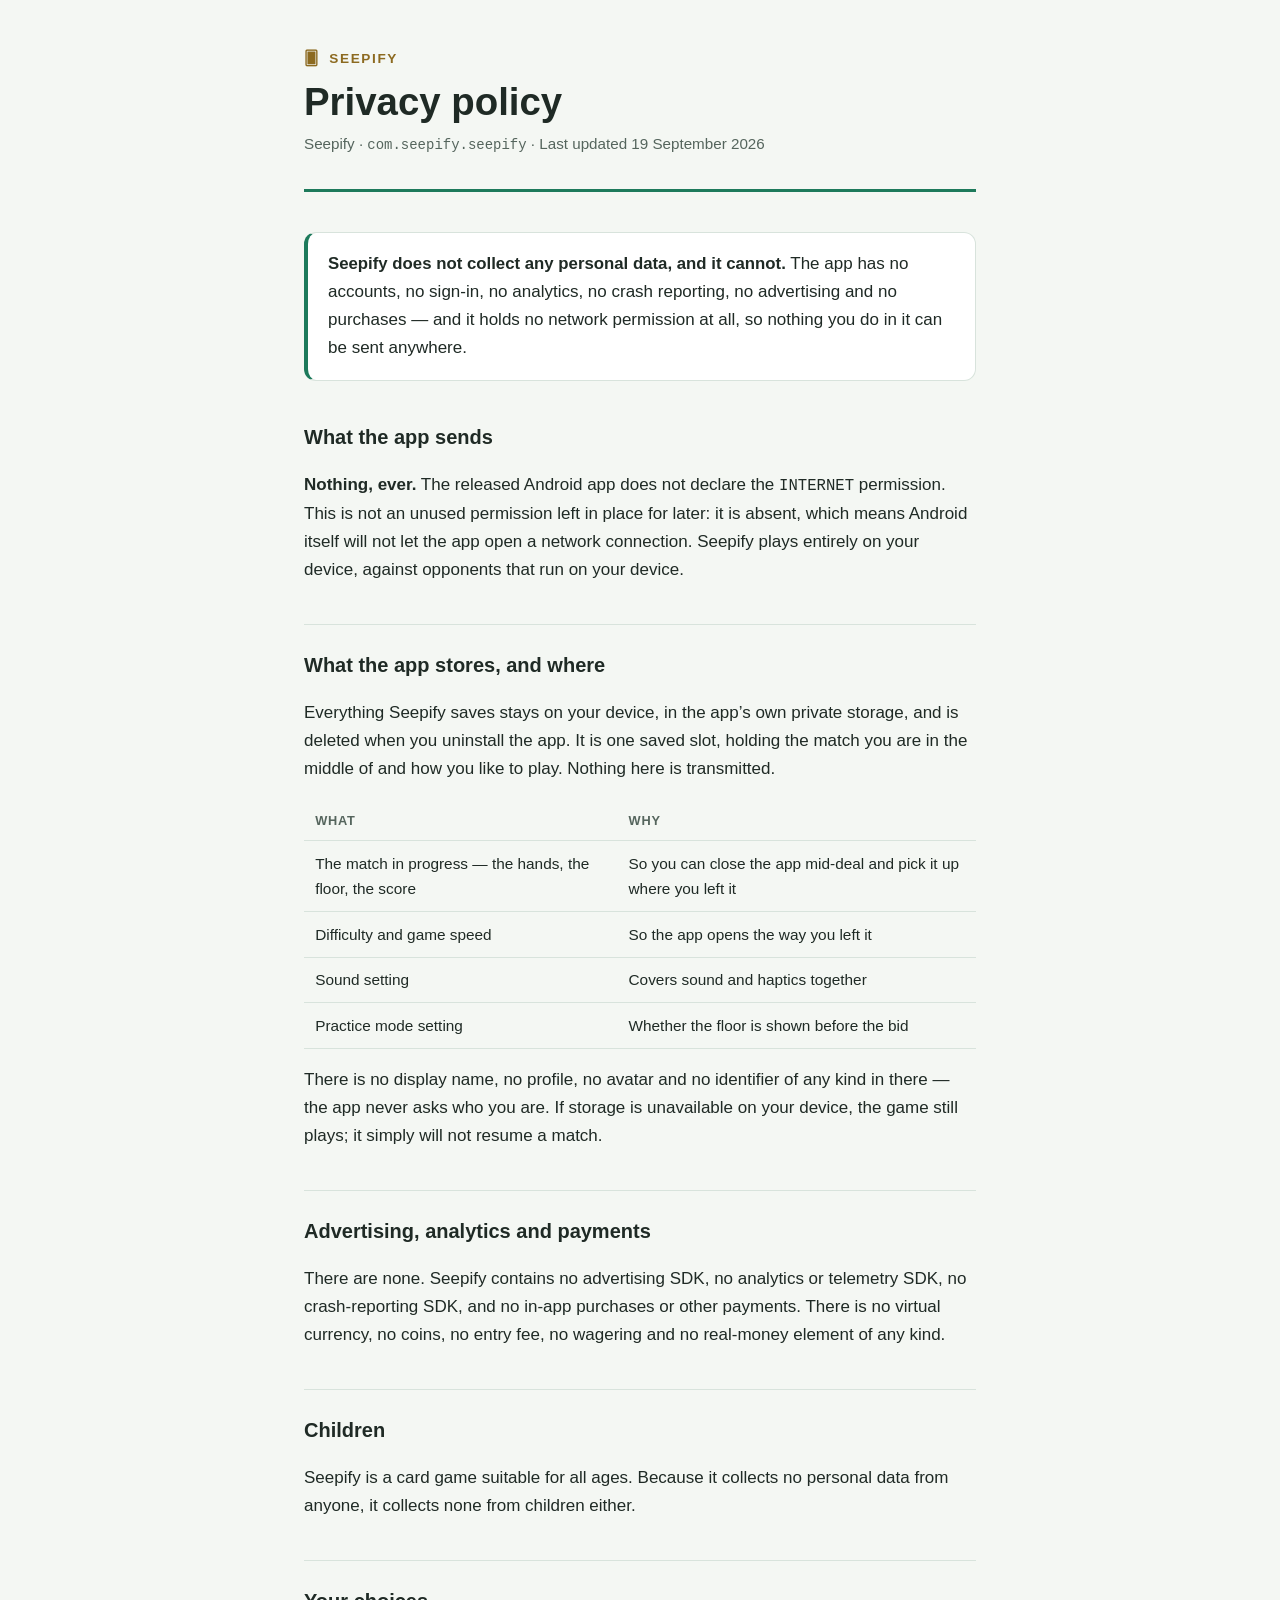
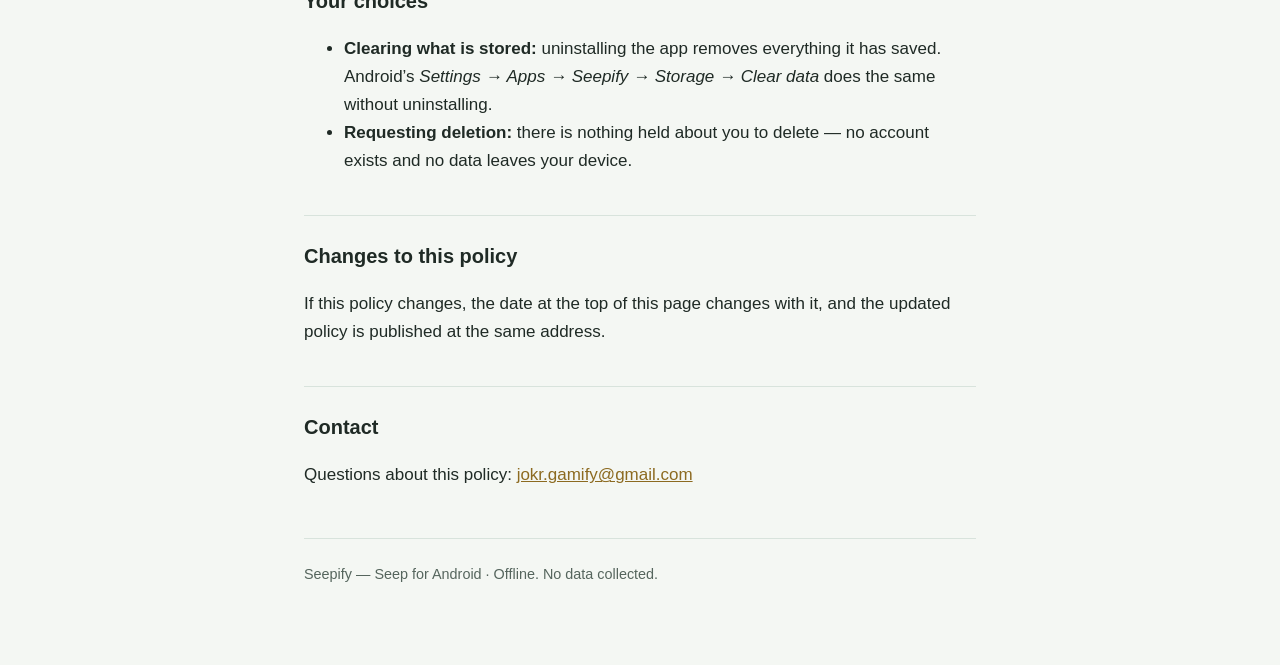
<file: seepify-privacy.html>
<!DOCTYPE html>
<!--
  The hosted privacy policy for Seepify, for the URL the Play Console asks for.

  Standalone on purpose, like privacy-policy.html: no build step, no shared
  stylesheet, no fonts or scripts fetched from anywhere, so it renders the same
  wherever it is dropped — including straight into the Seepify repo if that is
  easier than linking to this host.

  The facts here come from the app itself, not from marketing copy:
    - app/android/app/src/main/AndroidManifest.xml declares NO permissions.
      Only the debug and profile manifests add INTERNET, which is Flutter's
      own tooling requirement and is not in a release build.
    - app/lib/ui/storage.dart writes exactly one shared_preferences key,
      "seepify.save.v1", with the fields listed in the table below.
  If either changes, change this page and the date on it.
-->
<html lang="en">
<head>
<meta charset="utf-8">
<meta name="viewport" content="width=device-width, initial-scale=1">
<title>Privacy policy &mdash; Seepify</title>
<meta name="description" content="Privacy policy for Seepify, the offline Android app for Seep. No data collected, and no network permission at all.">
<style>
  :root {
    --felt: #1D7A5B;
    --felt-deep: #11563F;
    --gold: #C8A24A;
    --gold-deep: #8C6A20;
    --ink: #1f2a25;
    --muted: #55655d;
    --rule: #d8e3dc;
    --page: #F4F7F3;
    --card: #FFFFFF;
  }
  @media (prefers-color-scheme: dark) {
    :root:not([data-theme="light"]) {
      --ink: #F4F1E6;
      --muted: #8EA79C;
      --rule: #234b3c;
      --page: #061713;
      --card: #12362A;
      --gold-deep: #F2DC9B;
    }
  }
  :root[data-theme="dark"] {
    --ink: #F4F1E6;
    --muted: #8EA79C;
    --rule: #234b3c;
    --page: #061713;
    --card: #12362A;
    --gold-deep: #F2DC9B;
  }

  * { box-sizing: border-box; }
  body {
    margin: 0;
    background: var(--page);
    color: var(--ink);
    font: 17px/1.65 -apple-system, BlinkMacSystemFont, "Segoe UI", Roboto,
          "Helvetica Neue", Arial, sans-serif;
    -webkit-text-size-adjust: 100%;
  }
  .wrap { max-width: 44rem; margin: 0 auto; padding: 0 16px 5rem; }

  header {
    padding: 3rem 0 2rem;
    border-bottom: 3px solid var(--felt);
    margin-bottom: 2.5rem;
  }
  .brand {
    display: flex; align-items: center; gap: .6rem;
    font-weight: 800; letter-spacing: .12em; font-size: .85rem;
    color: var(--gold-deep); text-transform: uppercase;
  }
  h1 { font-size: clamp(1.7rem, 6vw, 2.4rem); line-height: 1.15; margin: .6rem 0 .4rem; }
  .updated { color: var(--muted); font-size: .95rem; margin: 0; }

  h2 {
    font-size: 1.25rem; margin: 2.5rem 0 .75rem;
    padding-top: 1.5rem; border-top: 1px solid var(--rule);
  }
  h2:first-of-type { border-top: 0; padding-top: 0; }
  p, li { color: var(--ink); }
  a { color: var(--gold-deep); }
  code { overflow-wrap: anywhere; font-size: .92em; }

  .lede {
    background: var(--card);
    border: 1px solid var(--rule);
    border-left: 4px solid var(--felt);
    border-radius: 12px;
    padding: 1.1rem 1.25rem;
    margin: 0 0 1rem;
  }
  .lede strong { font-size: 1.05rem; }

  table { border-collapse: collapse; width: 100%; margin: 1rem 0; font-size: .96rem; }
  th, td { text-align: left; padding: .6rem .7rem; border-bottom: 1px solid var(--rule); vertical-align: top; }
  th { color: var(--muted); font-size: .8rem; text-transform: uppercase; letter-spacing: .06em; }

  footer { margin-top: 3rem; padding-top: 1.5rem; border-top: 1px solid var(--rule); color: var(--muted); font-size: .9rem; }
</style>
</head>
<body>
<div class="wrap">

<header>
  <div class="brand"><span aria-hidden="true">&#127136;</span> Seepify</div>
  <h1>Privacy policy</h1>
  <p class="updated">Seepify &middot; <code>com.seepify.seepify</code> &middot;
  Last updated 19 September 2026</p>
</header>

<p class="lede"><strong>Seepify does not collect any personal data, and it
cannot.</strong> The app has no accounts, no sign-in, no analytics, no crash
reporting, no advertising and no purchases &mdash; and it holds no network
permission at all, so nothing you do in it can be sent anywhere.</p>

<h2>What the app sends</h2>
<p><strong>Nothing, ever.</strong> The released Android app does not declare the
<code>INTERNET</code> permission. This is not an unused permission left in place
for later: it is absent, which means Android itself will not let the app open a
network connection. Seepify plays entirely on your device, against opponents
that run on your device.</p>

<h2>What the app stores, and where</h2>
<p>Everything Seepify saves stays on your device, in the app&rsquo;s own private
storage, and is deleted when you uninstall the app. It is one saved slot,
holding the match you are in the middle of and how you like to play. Nothing
here is transmitted.</p>
<table>
  <thead><tr><th>What</th><th>Why</th></tr></thead>
  <tbody>
    <tr><td>The match in progress &mdash; the hands, the floor, the score</td><td>So you can close the app mid-deal and pick it up where you left it</td></tr>
    <tr><td>Difficulty and game speed</td><td>So the app opens the way you left it</td></tr>
    <tr><td>Sound setting</td><td>Covers sound and haptics together</td></tr>
    <tr><td>Practice mode setting</td><td>Whether the floor is shown before the bid</td></tr>
  </tbody>
</table>
<p>There is no display name, no profile, no avatar and no identifier of any kind
in there &mdash; the app never asks who you are. If storage is unavailable on
your device, the game still plays; it simply will not resume a match.</p>

<h2>Advertising, analytics and payments</h2>
<p>There are none. Seepify contains no advertising SDK, no analytics or
telemetry SDK, no crash-reporting SDK, and no in-app purchases or other
payments. There is no virtual currency, no coins, no entry fee, no wagering and
no real-money element of any kind.</p>

<h2>Children</h2>
<p>Seepify is a card game suitable for all ages. Because it collects no personal
data from anyone, it collects none from children either.</p>

<h2>Your choices</h2>
<ul>
  <li><strong>Clearing what is stored:</strong> uninstalling the app removes
    everything it has saved. Android&rsquo;s <em>Settings &rarr; Apps &rarr;
    Seepify &rarr; Storage &rarr; Clear data</em> does the same without
    uninstalling.</li>
  <li><strong>Requesting deletion:</strong> there is nothing held about you to
    delete &mdash; no account exists and no data leaves your device.</li>
</ul>

<h2>Changes to this policy</h2>
<p>If this policy changes, the date at the top of this page changes with it, and
the updated policy is published at the same address.</p>

<h2>Contact</h2>
<p>Questions about this policy:
<a href="mailto:jokr.gamify@gmail.com">jokr.gamify@gmail.com</a></p>

<footer>Seepify &mdash; Seep for Android &middot; Offline. No data collected.</footer>

</div>
</body>
</html>
</file>
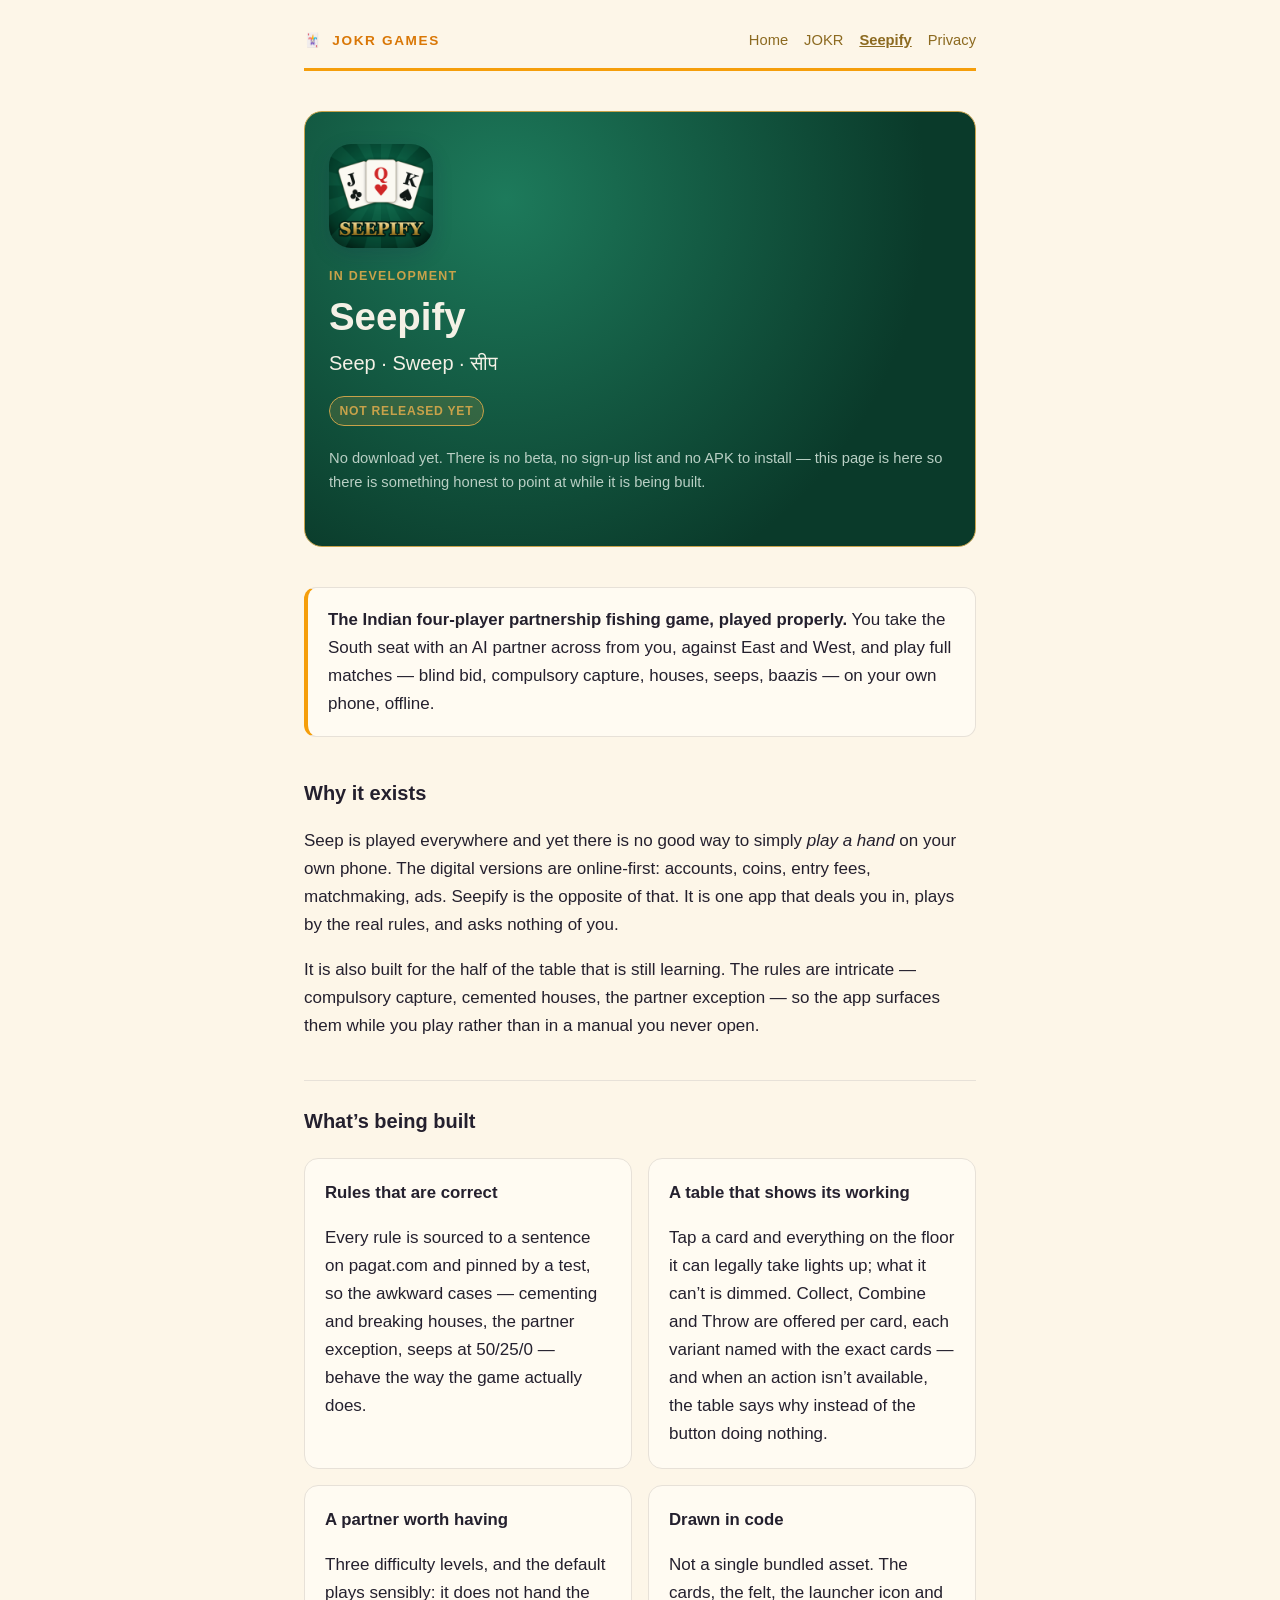
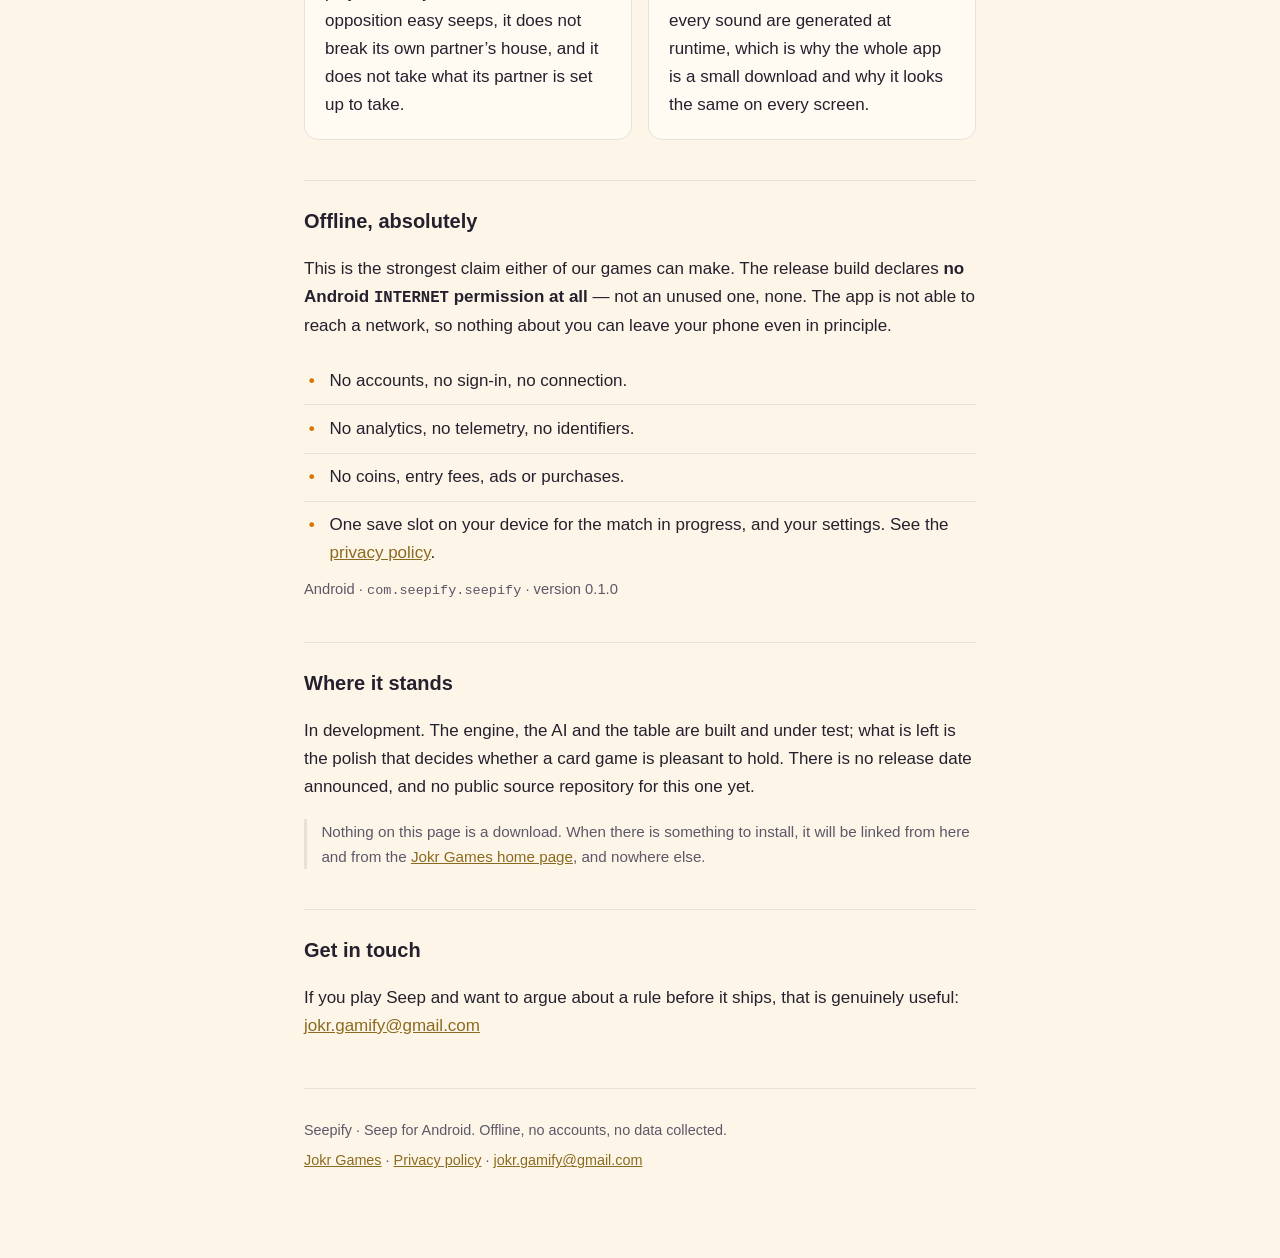
<file: seepify.html>
<!DOCTYPE html>
<!--
  Seepify — in development. Nothing on this page may look like a download:
  there is no release, no beta and no APK, so there is no CTA at all, only a
  plain sentence saying so.

  Seepify ships zero bundled artwork — cards, felt, icon and every sound are
  generated in code — so there are no screenshots to show. The .shots block
  near the bottom is commented out and ready: put 1080x1920 PNGs in
  assets/seepify/shots/, run the sips line in README.md, uncomment it.

  Claims here are taken from ../seepify/PRD.md and ../seepify/docs/.
-->
<html lang="en">
<head>
<meta charset="utf-8">
<meta name="viewport" content="width=device-width, initial-scale=1">
<title>Seepify &mdash; Seep for Android, in development &middot; Jokr Games</title>
<meta name="description" content="Seep (Sweep) for Android: you and an AI partner against two opponents, fully offline, with rules sourced to pagat.com. In development.">
<link rel="canonical" href="https://jokrgames.github.io/jokr/seepify.html">
<link rel="stylesheet" href="styles.css">
<link rel="icon" type="image/png" sizes="32x32" href="favicon-32.png">
<link rel="apple-touch-icon" href="favicon-180.png">
<meta name="theme-color" content="#FDF6E8" media="(prefers-color-scheme: light)">
<meta name="theme-color" content="#061713" media="(prefers-color-scheme: dark)">
<meta property="og:type" content="website">
<meta property="og:site_name" content="Jokr Games">
<meta property="og:title" content="Seepify — Seep for Android">
<meta property="og:description" content="The Indian four-player partnership fishing game, played properly: an AI partner, correct rules, entirely offline. In development.">
<meta property="og:url" content="https://jokrgames.github.io/jokr/seepify.html">
<meta property="og:image" content="https://jokrgames.github.io/jokr/assets/og/og-seepify.jpg">
<meta property="og:image:width" content="1200">
<meta property="og:image:height" content="630">
<meta name="twitter:card" content="summary_large_image">
</head>
<body class="theme-seepify">
<div class="wrap">

<header class="site-head">
  <a class="brand" href="index.html"><span aria-hidden="true">&#127183;</span> Jokr Games</a>
  <nav class="nav" aria-label="Site">
    <a href="index.html">Home</a>
    <a href="jokr.html">JOKR</a>
    <a href="seepify.html" aria-current="page">Seepify</a>
    <a href="privacy-policy.html">Privacy</a>
  </nav>
</header>

<div class="hero hero-felt">
  <img class="hero-art" src="assets/seepify/icon-256.png" width="104" height="104"
       alt="The Seepify app icon: three cards on green felt under a gold wordmark.">
  <p class="kicker">In development</p>
  <h1>Seepify</h1>
  <p class="tagline">Seep &middot; Sweep &middot; &#2360;&#2368;&#2346;</p>
  <p class="meta"><span class="badge badge-wip">Not released yet</span></p>
  <p class="meta">No download yet. There is no beta, no sign-up list and no APK
  to install &mdash; this page is here so there is something honest to point at
  while it is being built.</p>
</div>

<p class="lede"><strong>The Indian four-player partnership fishing game, played
properly.</strong> You take the South seat with an AI partner across from you,
against East and West, and play full matches &mdash; blind bid, compulsory
capture, houses, seeps, baazis &mdash; on your own phone, offline.</p>

<h2>Why it exists</h2>
<p>Seep is played everywhere and yet there is no good way to simply <em>play a
hand</em> on your own phone. The digital versions are online-first: accounts,
coins, entry fees, matchmaking, ads. Seepify is the opposite of that. It is one
app that deals you in, plays by the real rules, and asks nothing of you.</p>
<p>It is also built for the half of the table that is still learning. The rules
are intricate &mdash; compulsory capture, cemented houses, the partner exception
&mdash; so the app surfaces them while you play rather than in a manual you
never open.</p>

<h2>What&rsquo;s being built</h2>
<div class="cards">
  <div class="card">
    <h3>Rules that are correct</h3>
    <p>Every rule is sourced to a sentence on pagat.com and pinned by a test, so
    the awkward cases &mdash; cementing and breaking houses, the partner
    exception, seeps at 50/25/0 &mdash; behave the way the game actually does.</p>
  </div>
  <div class="card">
    <h3>A table that shows its working</h3>
    <p>Tap a card and everything on the floor it can legally take lights up;
    what it can&rsquo;t is dimmed. Collect, Combine and Throw are offered per
    card, each variant named with the exact cards &mdash; and when an action
    isn&rsquo;t available, the table says why instead of the button doing
    nothing.</p>
  </div>
  <div class="card">
    <h3>A partner worth having</h3>
    <p>Three difficulty levels, and the default plays sensibly: it does not hand
    the opposition easy seeps, it does not break its own partner&rsquo;s house,
    and it does not take what its partner is set up to take.</p>
  </div>
  <div class="card">
    <h3>Drawn in code</h3>
    <p>Not a single bundled asset. The cards, the felt, the launcher icon and
    every sound are generated at runtime, which is why the whole app is a small
    download and why it looks the same on every screen.</p>
  </div>
</div>

<h2>Offline, absolutely</h2>
<p>This is the strongest claim either of our games can make. The release build
declares <strong>no Android <code>INTERNET</code> permission at all</strong>
&mdash; not an unused one, none. The app is not able to reach a network, so
nothing about you can leave your phone even in principle.</p>
<ul class="feature">
  <li>No accounts, no sign-in, no connection.</li>
  <li>No analytics, no telemetry, no identifiers.</li>
  <li>No coins, entry fees, ads or purchases.</li>
  <li>One save slot on your device for the match in progress, and your settings.
    See the <a href="seepify-privacy.html">privacy policy</a>.</li>
</ul>
<p class="meta">Android &middot; <code>com.seepify.seepify</code> &middot;
version 0.1.0</p>

<!--
  Screenshots go here once there are any. Drop 1080x1920 PNGs into
  assets/seepify/shots/, downscale them with the sips line in README.md, then
  uncomment this block and write a real caption and alt text for each.

<h2>A look at the table</h2>
<div class="shots">
  <figure>
    <img src="assets/seepify/shots/01_table.jpg" width="540" height="960"
         loading="lazy" decoding="async" alt="">
    <p class="figcap"></p>
  </figure>
</div>
-->

<h2>Where it stands</h2>
<p>In development. The engine, the AI and the table are built and under test;
what is left is the polish that decides whether a card game is pleasant to hold.
There is no release date announced, and no public source repository for this one
yet.</p>
<p class="note">Nothing on this page is a download. When there is something to
install, it will be linked from here and from the
<a href="index.html">Jokr Games home page</a>, and nowhere else.</p>

<h2>Get in touch</h2>
<p>If you play Seep and want to argue about a rule before it ships, that is
genuinely useful: <a href="mailto:jokr.gamify@gmail.com">jokr.gamify@gmail.com</a></p>

<footer>
  <p>Seepify &middot; Seep for Android. Offline, no accounts, no data
  collected.</p>
  <p><a href="index.html">Jokr Games</a> &middot;
     <a href="seepify-privacy.html">Privacy policy</a> &middot;
     <a href="mailto:jokr.gamify@gmail.com">jokr.gamify@gmail.com</a></p>
</footer>

</div>
</body>
</html>
</file>
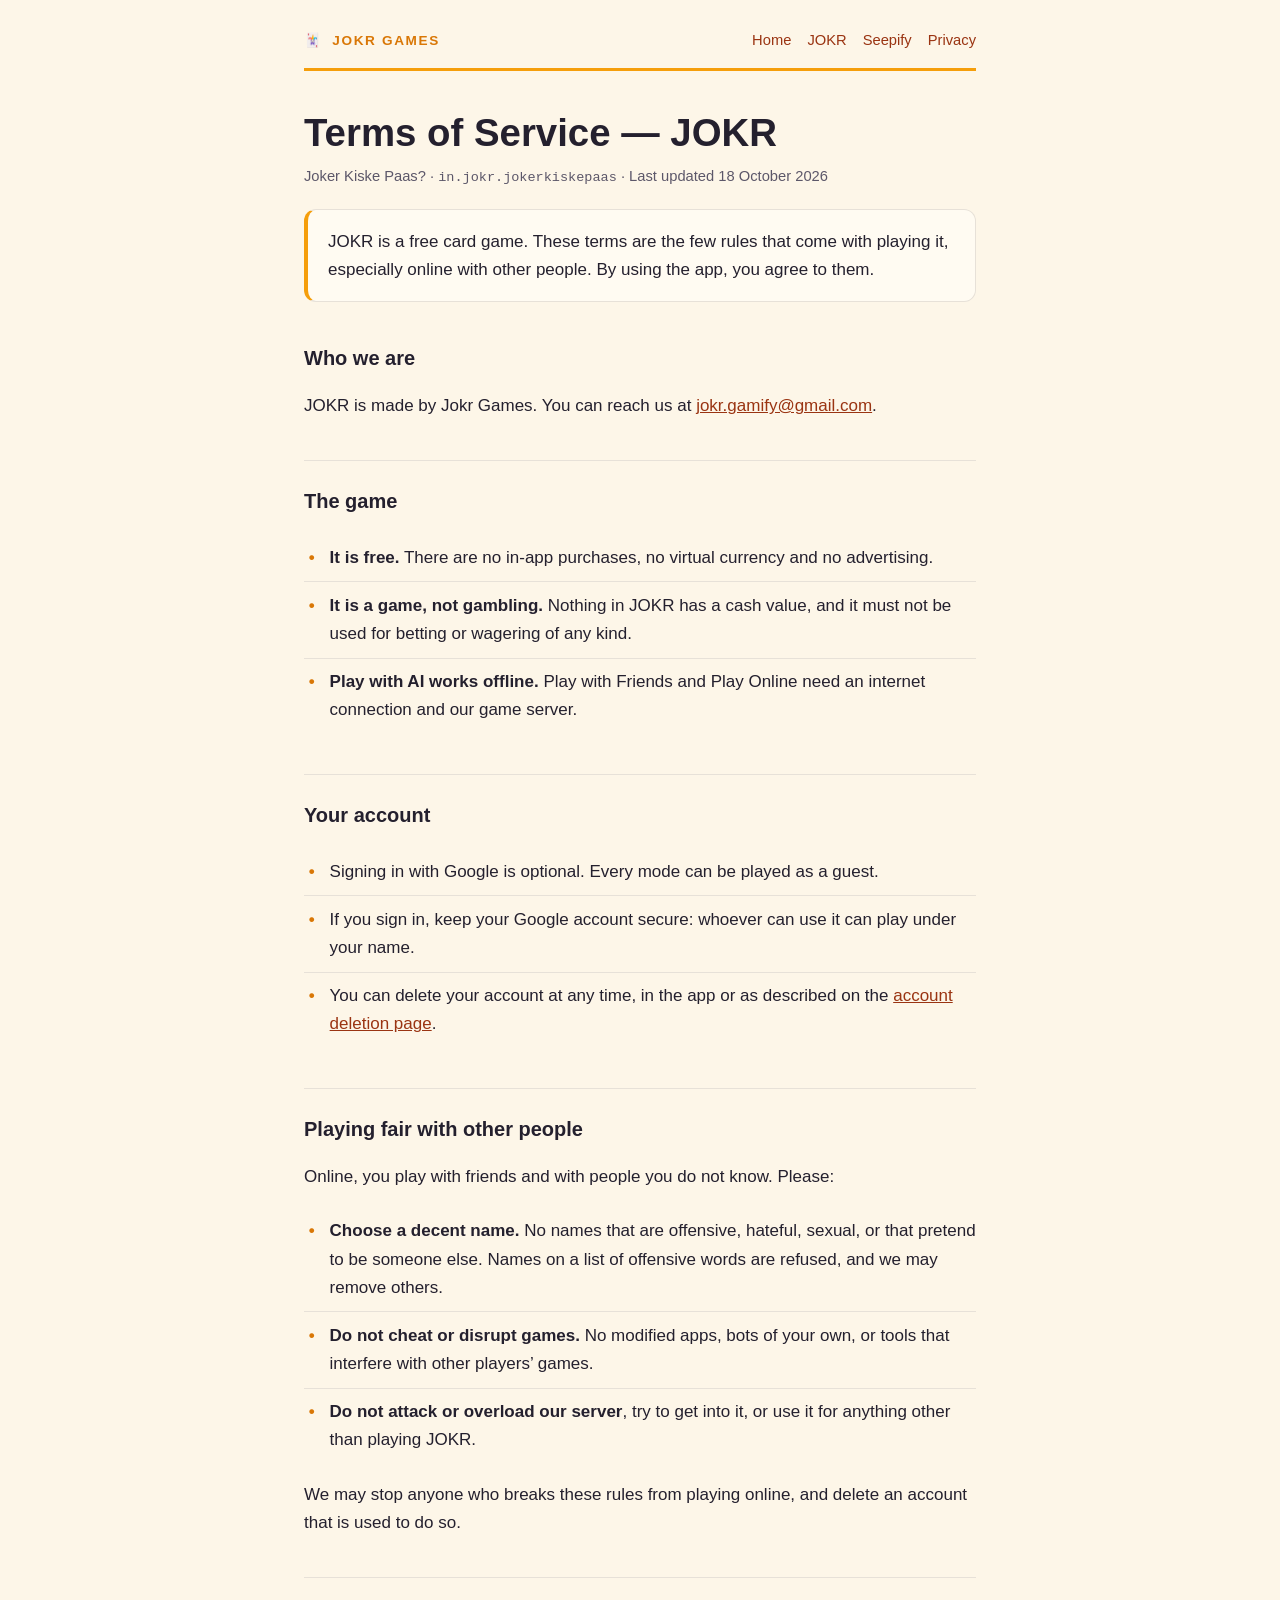
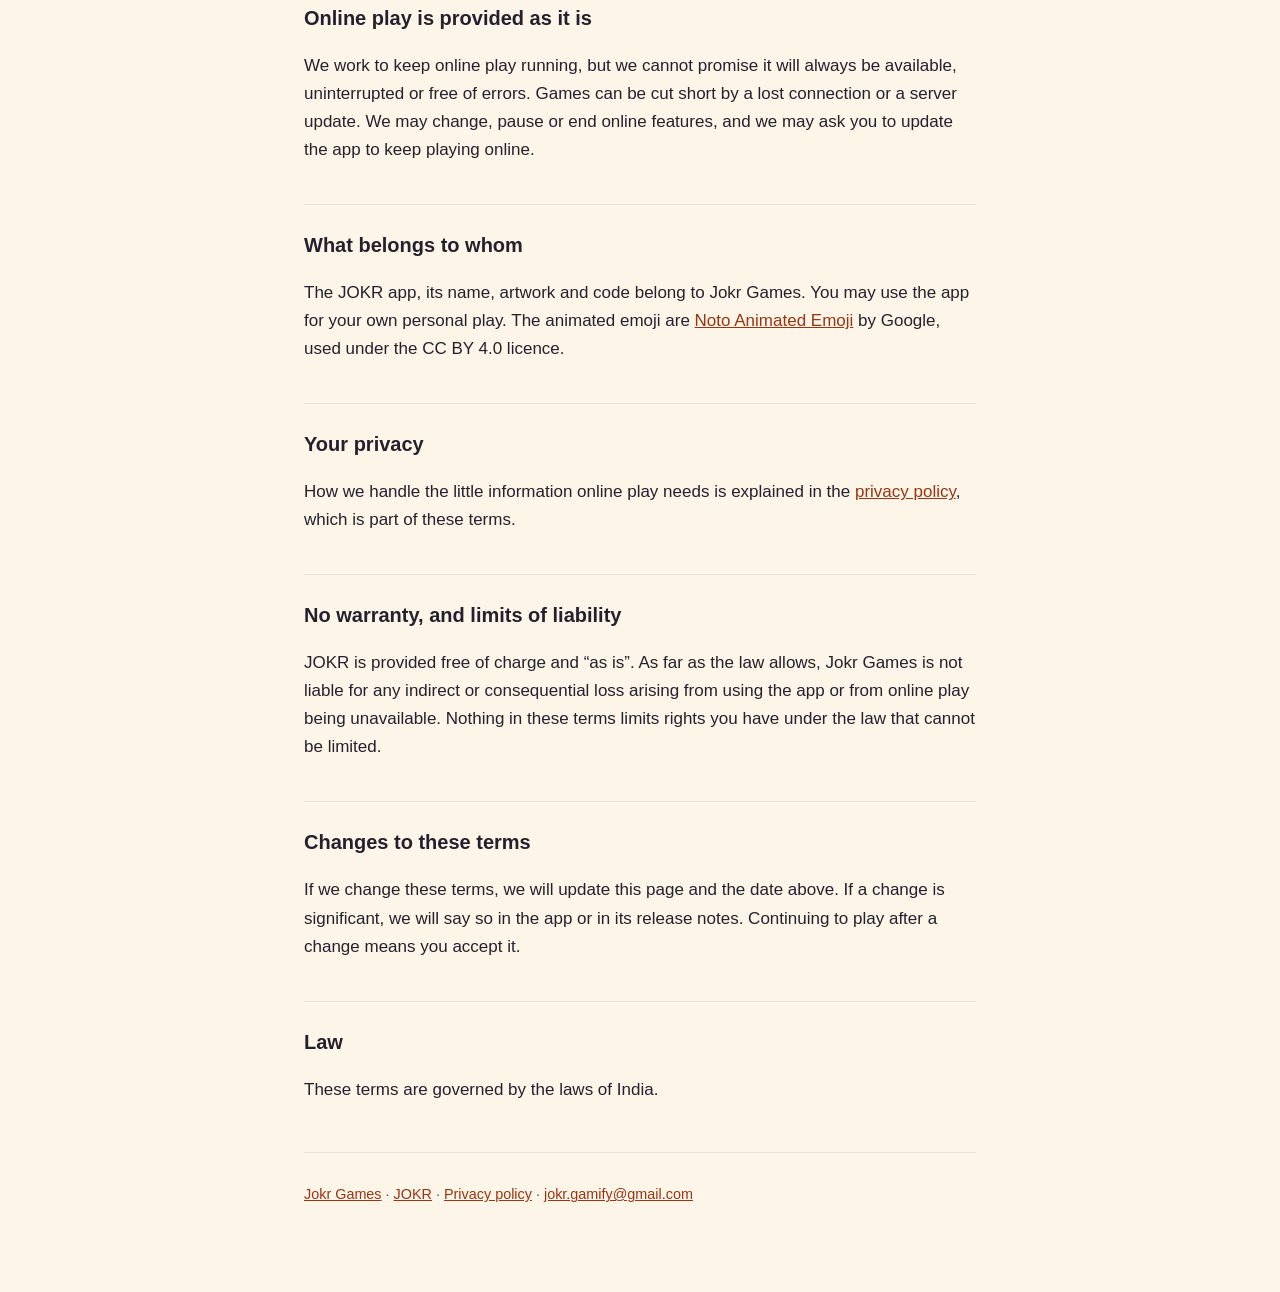
<file: terms.html>
<!DOCTYPE html>
<!--
  Terms of Service for JOKR (Joker Kiske Paas?). Linked from Google sign-in's
  branding page and the site footer. Plain words on purpose: the app is free,
  sells nothing, and the terms say only what the game actually needs. Keep in
  step with privacy-policy.html (the jokerkiskepaas repo's store/ copy).
-->
<html lang="en">
<head>
<meta charset="utf-8">
<meta name="viewport" content="width=device-width, initial-scale=1">
<title>Terms of Service &mdash; JOKR &middot; Jokr Games</title>
<meta name="description" content="Terms of Service for JOKR (Joker Kiske Paas?), the Android card game by Jokr Games.">
<link rel="canonical" href="https://jokrgames.github.io/jokr/terms.html">
<link rel="stylesheet" href="styles.css">
<link rel="icon" type="image/png" sizes="32x32" href="favicon-32.png">
<link rel="apple-touch-icon" href="favicon-180.png">
<meta name="theme-color" content="#FDF6E8" media="(prefers-color-scheme: light)">
<meta name="theme-color" content="#15122f" media="(prefers-color-scheme: dark)">
</head>
<body>
<div class="wrap">

<header class="site-head">
  <a class="brand" href="index.html"><span aria-hidden="true">&#127183;</span> Jokr Games</a>
  <nav class="nav" aria-label="Site">
    <a href="index.html">Home</a>
    <a href="jokr.html">JOKR</a>
    <a href="seepify.html">Seepify</a>
    <a href="privacy-policy.html">Privacy</a>
  </nav>
</header>

<h1>Terms of Service &mdash; JOKR</h1>
<p class="meta">Joker Kiske Paas? &middot; <code>in.jokr.jokerkiskepaas</code> &middot;
Last updated 18 October 2026</p>

<p class="lede">JOKR is a free card game. These terms are the few rules that
come with playing it, especially online with other people. By using the app,
you agree to them.</p>

<h2>Who we are</h2>
<p>JOKR is made by Jokr Games. You can reach us at
<a href="mailto:jokr.gamify@gmail.com">jokr.gamify@gmail.com</a>.</p>

<h2>The game</h2>
<ul class="feature">
  <li><strong>It is free.</strong> There are no in-app purchases, no virtual
    currency and no advertising.</li>
  <li><strong>It is a game, not gambling.</strong> Nothing in JOKR has a cash
    value, and it must not be used for betting or wagering of any kind.</li>
  <li><strong>Play with AI works offline.</strong> Play with Friends and Play
    Online need an internet connection and our game server.</li>
</ul>

<h2>Your account</h2>
<ul class="feature">
  <li>Signing in with Google is optional. Every mode can be played as a
    guest.</li>
  <li>If you sign in, keep your Google account secure: whoever can use it can
    play under your name.</li>
  <li>You can delete your account at any time, in the app or as described on
    the <a href="delete-account/">account deletion page</a>.</li>
</ul>

<h2>Playing fair with other people</h2>
<p>Online, you play with friends and with people you do not know. Please:</p>
<ul class="feature">
  <li><strong>Choose a decent name.</strong> No names that are offensive,
    hateful, sexual, or that pretend to be someone else. Names on a list of
    offensive words are refused, and we may remove others.</li>
  <li><strong>Do not cheat or disrupt games.</strong> No modified apps, bots
    of your own, or tools that interfere with other players&rsquo; games.</li>
  <li><strong>Do not attack or overload our server</strong>, try to get into
    it, or use it for anything other than playing JOKR.</li>
</ul>
<p>We may stop anyone who breaks these rules from playing online, and delete
an account that is used to do so.</p>

<h2>Online play is provided as it is</h2>
<p>We work to keep online play running, but we cannot promise it will always
be available, uninterrupted or free of errors. Games can be cut short by a
lost connection or a server update. We may change, pause or end online
features, and we may ask you to update the app to keep playing online.</p>

<h2>What belongs to whom</h2>
<p>The JOKR app, its name, artwork and code belong to Jokr Games. You may use
the app for your own personal play. The animated emoji are
<a href="https://googlefonts.github.io/noto-emoji-animation/">Noto Animated
Emoji</a> by Google, used under the CC BY 4.0 licence.</p>

<h2>Your privacy</h2>
<p>How we handle the little information online play needs is explained in the
<a href="privacy-policy.html">privacy policy</a>, which is part of these
terms.</p>

<h2>No warranty, and limits of liability</h2>
<p>JOKR is provided free of charge and &ldquo;as is&rdquo;. As far as the law
allows, Jokr Games is not liable for any indirect or consequential loss arising
from using the app or from online play being unavailable. Nothing in these
terms limits rights you have under the law that cannot be limited.</p>

<h2>Changes to these terms</h2>
<p>If we change these terms, we will update this page and the date above. If a
change is significant, we will say so in the app or in its release notes.
Continuing to play after a change means you accept it.</p>

<h2>Law</h2>
<p>These terms are governed by the laws of India.</p>

<footer>
  <p><a href="index.html">Jokr Games</a> &middot;
     <a href="jokr.html">JOKR</a> &middot;
     <a href="privacy-policy.html">Privacy policy</a> &middot;
     <a href="mailto:jokr.gamify@gmail.com">jokr.gamify@gmail.com</a></p>
</footer>

</div>
</body>
</html>
</file>
<file: styles.css>
/*
  Shared styles for the Jokr Games site — index.html, jokr.html, seepify.html.

  No build step, no CDN, no webfonts, no JavaScript. System fonts only, so the
  pages render the same everywhere and cost one request each.

  The :root block below is a VERBATIM COPY of privacy-policy.html lines 18-45.
  That file is deliberately standalone — it has to stay byte-identical to
  ../jokerkiskepaas/store/privacy-policy.html so the Play Console URL and the
  app repo's copy never diverge — which is why the palette lives in two places.
  Change a value here and make the same change there; new tokens get APPENDED
  below the copied block, never edited into it, so a diff of the two stays empty.
*/
  :root {
    --marigold: #F59E0B;
    --marigold-deep: #D97706;
    --indigo-deep: #1E1B4B;
    --ink: #24202e;
    --muted: #5c5769;
    --rule: #e7e1d8;
    --page: #FDF6E8;
    --card: #FFFBF2;
  }
  @media (prefers-color-scheme: dark) {
    :root:not([data-theme="light"]) {
      --ink: #f3efe7;
      --muted: #b2abbd;
      --rule: #383153;
      --page: #15122f;
      --card: var(--indigo-deep);
      --marigold-deep: #FBBF24;
    }
  }
  :root[data-theme="dark"] {
    --ink: #f3efe7;
    --muted: #b2abbd;
    --rule: #383153;
    --page: #15122f;
    --card: var(--indigo-deep);
    --marigold-deep: #FBBF24;
  }

/* --- Appended: tokens the policy page does not need ---------------------- */
:root {
  /* --marigold-deep (#D97706) is only ~2.8:1 on the cream page background, so
     links and kickers use this instead. #9A3412 is ~6.8:1. */
  --accent-text: #9A3412;
  --cta-bg: #F59E0B;
  --cta-fg: #1E1B4B;
  --shade: rgba(0, 0, 0, .05);
  --seep-felt-hi: #1D7A5B;
  --seep-felt-lo: #0A3A2A;
  --seep-accent-text: #8C6A20;
  --seep-ink-on-felt: #F4F1E6;
  --seep-gold: #C8A24A;
}
@media (prefers-color-scheme: dark) {
  :root:not([data-theme="light"]) {
    --accent-text: #FBBF24;
    --shade: rgba(255, 255, 255, .06);
    --seep-accent-text: #F2DC9B;
  }
}
:root[data-theme="dark"] {
  --accent-text: #FBBF24;
  --shade: rgba(255, 255, 255, .06);
  --seep-accent-text: #F2DC9B;
}

/* Seepify's page keeps the same layout and swaps only the accent. */
body.theme-seepify { --accent-text: var(--seep-accent-text); }

/* --- Base ---------------------------------------------------------------- */
* { box-sizing: border-box; }
body {
  margin: 0;
  background: var(--page);
  color: var(--ink);
  font: 17px/1.65 -apple-system, BlinkMacSystemFont, "Segoe UI", Roboto,
        "Helvetica Neue", Arial, sans-serif;
  -webkit-text-size-adjust: 100%;
}
.wrap { max-width: 44rem; margin: 0 auto; padding: 0 16px 5rem; }
img { max-width: 100%; height: auto; }
code { overflow-wrap: anywhere; font-size: .92em; }
a { color: var(--accent-text); }
a:hover { text-decoration-thickness: 2px; }
:focus-visible { outline: 3px solid var(--accent-text); outline-offset: 2px; border-radius: 4px; }
.sr-only {
  position: absolute; width: 1px; height: 1px; padding: 0; margin: -1px;
  overflow: hidden; clip: rect(0 0 0 0); white-space: nowrap; border: 0;
}

/* --- Header and nav ------------------------------------------------------ */
.site-head {
  display: flex; flex-wrap: wrap; align-items: baseline; gap: .5rem 1.25rem;
  padding: 1.75rem 0 1rem;
  border-bottom: 3px solid var(--marigold);
  margin-bottom: 2.5rem;
}
.brand {
  display: flex; align-items: center; gap: .6rem;
  font-weight: 800; letter-spacing: .12em; font-size: .85rem;
  color: var(--marigold-deep); text-transform: uppercase;
  text-decoration: none;
}
.nav { display: flex; flex-wrap: wrap; gap: 1rem; margin-left: auto; font-size: .92rem; }
.nav a { text-decoration: none; }
.nav a:hover, .nav a[aria-current="page"] { text-decoration: underline; }
.nav a[aria-current="page"] { font-weight: 700; }

/* --- Hero --------------------------------------------------------------- */
.hero { margin-bottom: 2.5rem; }
.hero-art {
  display: block; width: 104px; height: 104px;
  border-radius: 22px; margin-bottom: 1.1rem;
  box-shadow: 0 6px 20px rgba(30, 27, 75, .18);
}
h1 { font-size: clamp(1.7rem, 6vw, 2.4rem); line-height: 1.15; margin: 0 0 .5rem; }
.tagline { font-size: clamp(1.05rem, 3.4vw, 1.25rem); margin: 0 0 1rem; color: var(--ink); }
.meta { color: var(--muted); font-size: .92rem; margin: 0 0 1.25rem; }
.kicker {
  font-weight: 800; letter-spacing: .1em; font-size: .78rem;
  text-transform: uppercase; color: var(--accent-text); margin: 0 0 .5rem;
}

/* A felt table for Seepify's hero, drawn in CSS — the app has no artwork to
   borrow: every card, sound and icon in it is generated at runtime. */
.hero-felt {
  background: radial-gradient(circle at 30% 20%, var(--seep-felt-hi), var(--seep-felt-lo) 72%);
  border: 1px solid var(--seep-gold);
  border-radius: 18px;
  padding: 2rem 1.5rem;
  color: var(--seep-ink-on-felt);
}
.hero-felt h1, .hero-felt .tagline { color: var(--seep-ink-on-felt); }
.hero-felt .kicker { color: var(--seep-gold); }
.hero-felt .meta { color: #B9CFC4; }

/* --- Buttons ------------------------------------------------------------ */
.cta { display: flex; flex-wrap: wrap; gap: .75rem; margin: 0; }
.btn, .btn-ghost {
  display: inline-block; padding: .7rem 1.15rem;
  border-radius: 10px; font-weight: 700; font-size: .98rem;
  text-decoration: none; border: 2px solid transparent;
}
.btn { background: var(--cta-bg); color: var(--cta-fg); }
.btn:hover { background: var(--marigold-deep); color: #FFFBF2; }
.btn-ghost { border-color: currentColor; color: var(--accent-text); background: transparent; }
.btn-ghost:hover { background: var(--shade); }

/* --- Badges ------------------------------------------------------------- */
.badge {
  display: inline-block; padding: .25rem .6rem; border-radius: 999px;
  font-size: .76rem; font-weight: 700; letter-spacing: .06em;
  text-transform: uppercase; border: 1px solid currentColor;
  color: var(--accent-text);
}
/* Gold is legible on the felt hero but not on the cream page, so the badge
   uses the darker gold everywhere except inside .hero-felt. */
.badge-wip { color: var(--seep-accent-text); background: rgba(200, 162, 74, .12); }
.hero-felt .badge-wip { color: var(--seep-gold); background: rgba(200, 162, 74, .18); }

/* --- Sections and cards ------------------------------------------------- */
h2 {
  font-size: 1.25rem; margin: 2.5rem 0 .75rem;
  padding-top: 1.5rem; border-top: 1px solid var(--rule);
}
h2:first-of-type { border-top: 0; padding-top: 0; }
h3 { font-size: 1.05rem; margin: 0 0 .35rem; }
.lede {
  background: var(--card);
  border: 1px solid var(--rule);
  border-left: 4px solid var(--marigold);
  border-radius: 12px;
  padding: 1.1rem 1.25rem;
  margin: 0 0 1rem;
}
.lede strong { font-size: 1.05rem; }
.cards {
  display: grid; gap: 1rem; margin: 1.25rem 0 0;
  grid-template-columns: repeat(auto-fit, minmax(15rem, 1fr));
}
.card {
  background: var(--card); border: 1px solid var(--rule);
  border-radius: 14px; padding: 1.25rem;
}
.card p:last-child { margin-bottom: 0; }
.card-icon { width: 64px; height: 64px; border-radius: 14px; margin-bottom: .75rem; }
.card h3 a { text-decoration: none; }
.card h3 a:hover { text-decoration: underline; }
.feature { list-style: none; padding: 0; margin: 1rem 0 0; }
.feature li {
  padding: .6rem 0 .6rem 1.6rem; border-bottom: 1px solid var(--rule);
  position: relative;
}
.feature li:last-child { border-bottom: 0; }
.feature li::before {
  content: "•"; position: absolute; left: .3rem;
  color: var(--marigold-deep); font-weight: 700;
}
.note {
  color: var(--muted); font-size: .95rem;
  border-left: 3px solid var(--rule); padding-left: .9rem; margin: 1rem 0;
}

/* --- Screenshot strip --------------------------------------------------- */
/* One swipeable row on a phone, a grid once there is room. */
.shots {
  display: grid; gap: 1rem; margin: 1.25rem 0 0; padding: 0 0 .5rem;
  grid-auto-flow: column; grid-auto-columns: 62%;
  overflow-x: auto; scroll-snap-type: x mandatory;
  overscroll-behavior-x: contain;
}
.shots figure { margin: 0; scroll-snap-align: start; }
.shots img {
  display: block; width: 100%; border-radius: 12px;
  border: 1px solid var(--rule); background: var(--card);
}
.figcap { color: var(--muted); font-size: .86rem; margin: .5rem 0 0; }
@media (min-width: 40rem) {
  .shots {
    grid-auto-flow: row; grid-auto-columns: auto;
    grid-template-columns: repeat(3, 1fr);
    overflow-x: visible;
  }
}

/* --- FAQ ---------------------------------------------------------------- */
.faq { border-bottom: 1px solid var(--rule); padding: .85rem 0; }
.faq summary { cursor: pointer; font-weight: 700; }
.faq summary::marker { color: var(--marigold-deep); }
.faq p { margin: .6rem 0 .2rem; }

/* --- Footer ------------------------------------------------------------- */
footer {
  margin-top: 3rem; padding-top: 1.5rem;
  border-top: 1px solid var(--rule);
  color: var(--muted); font-size: .9rem;
}
footer a { color: var(--accent-text); }
footer p { margin: .4rem 0; }

/* --- How-to-play video -------------------------------------------------- */
/* Portrait, like the phone it was recorded on; never taller than the screen. */
.video {
  display: block; margin: 1.25rem auto 0;
  width: min(100%, 22rem); max-height: 80vh; aspect-ratio: 720 / 1560;
  border-radius: 16px; border: 1px solid var(--rule); background: #15122f;
}
</file>
